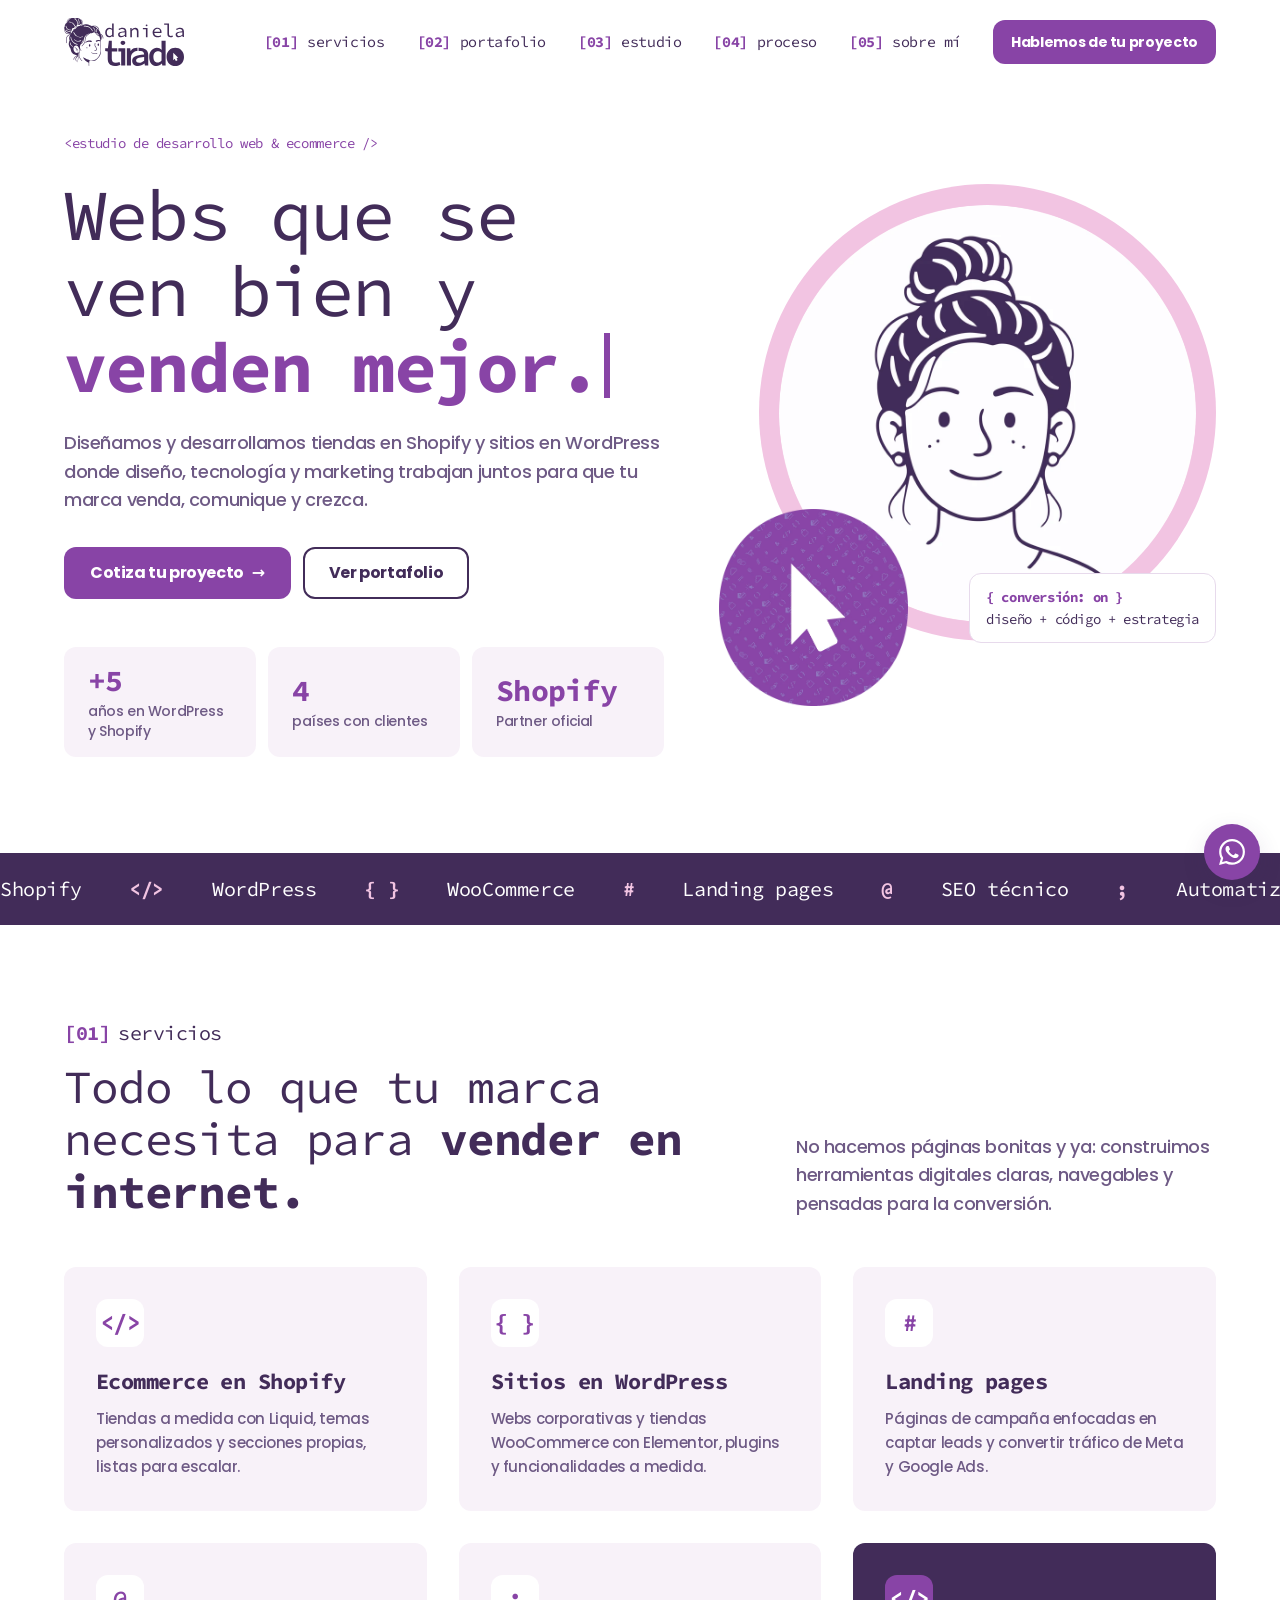
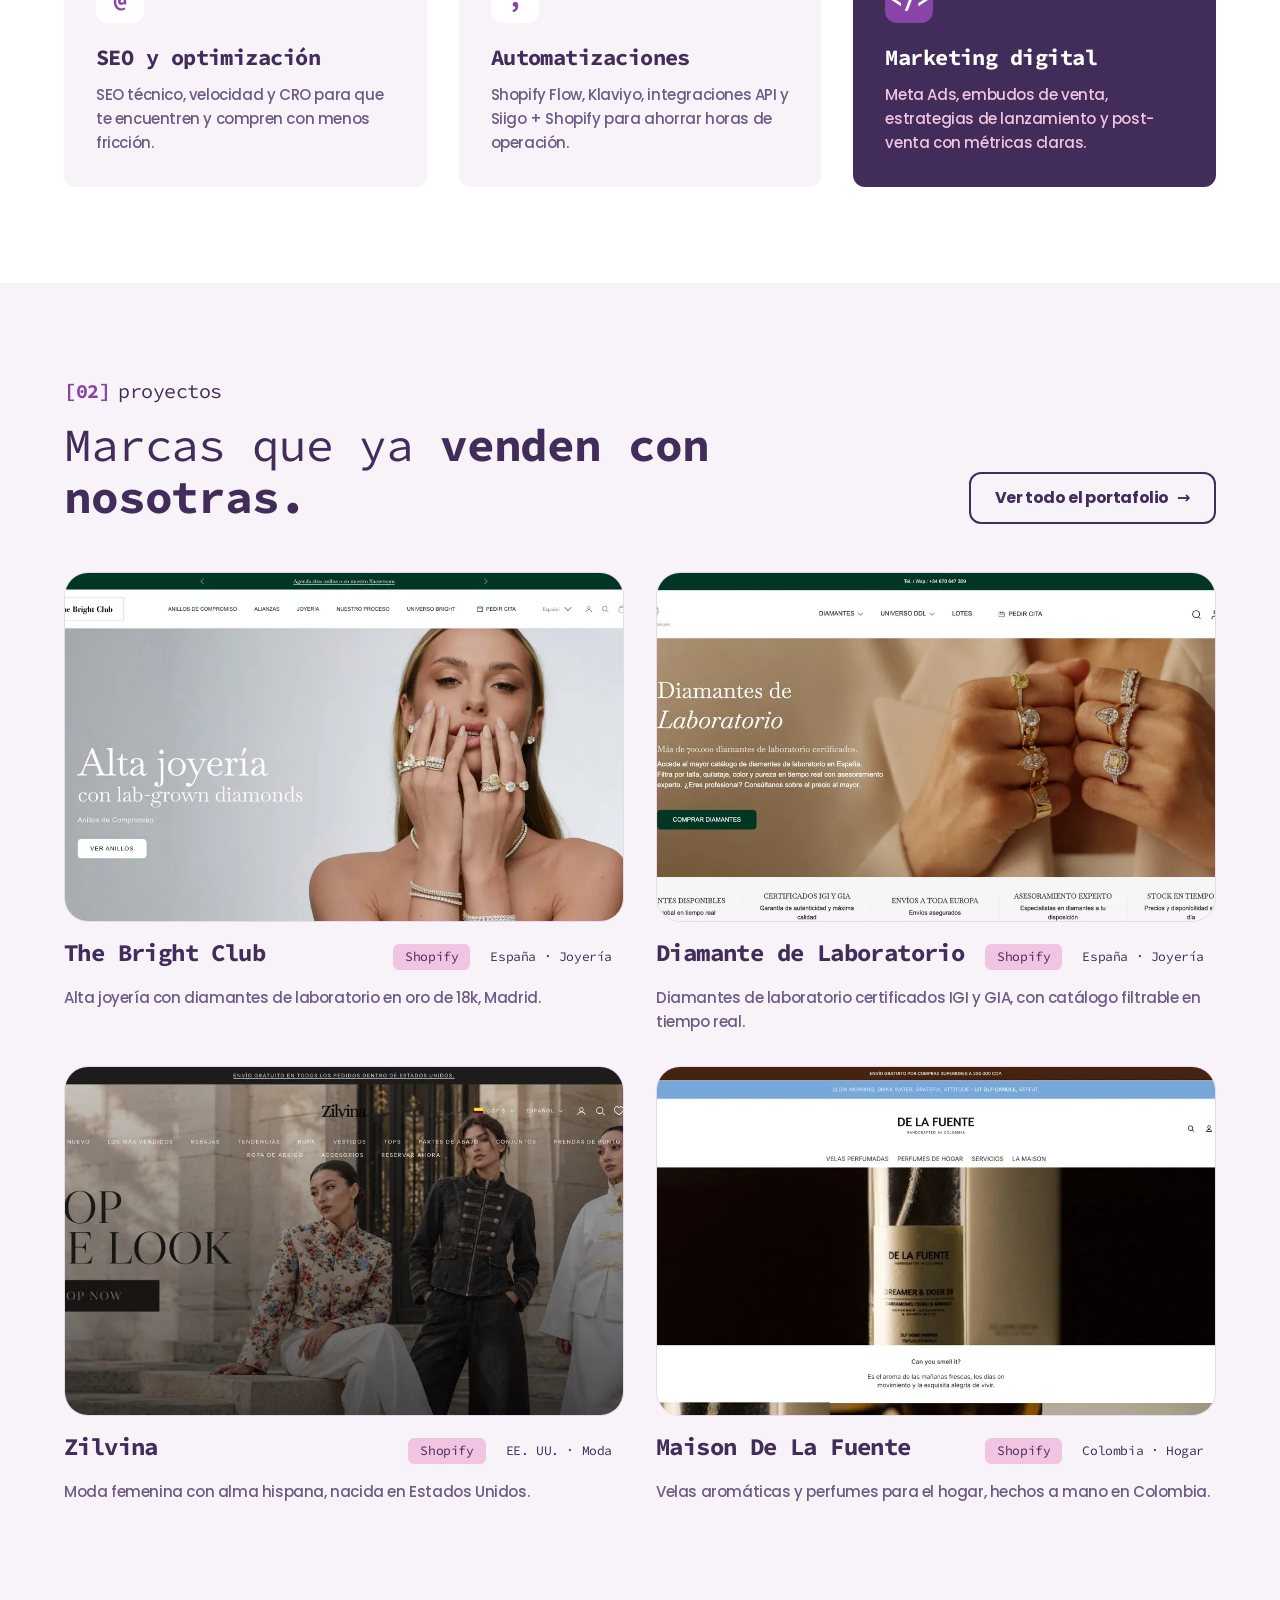
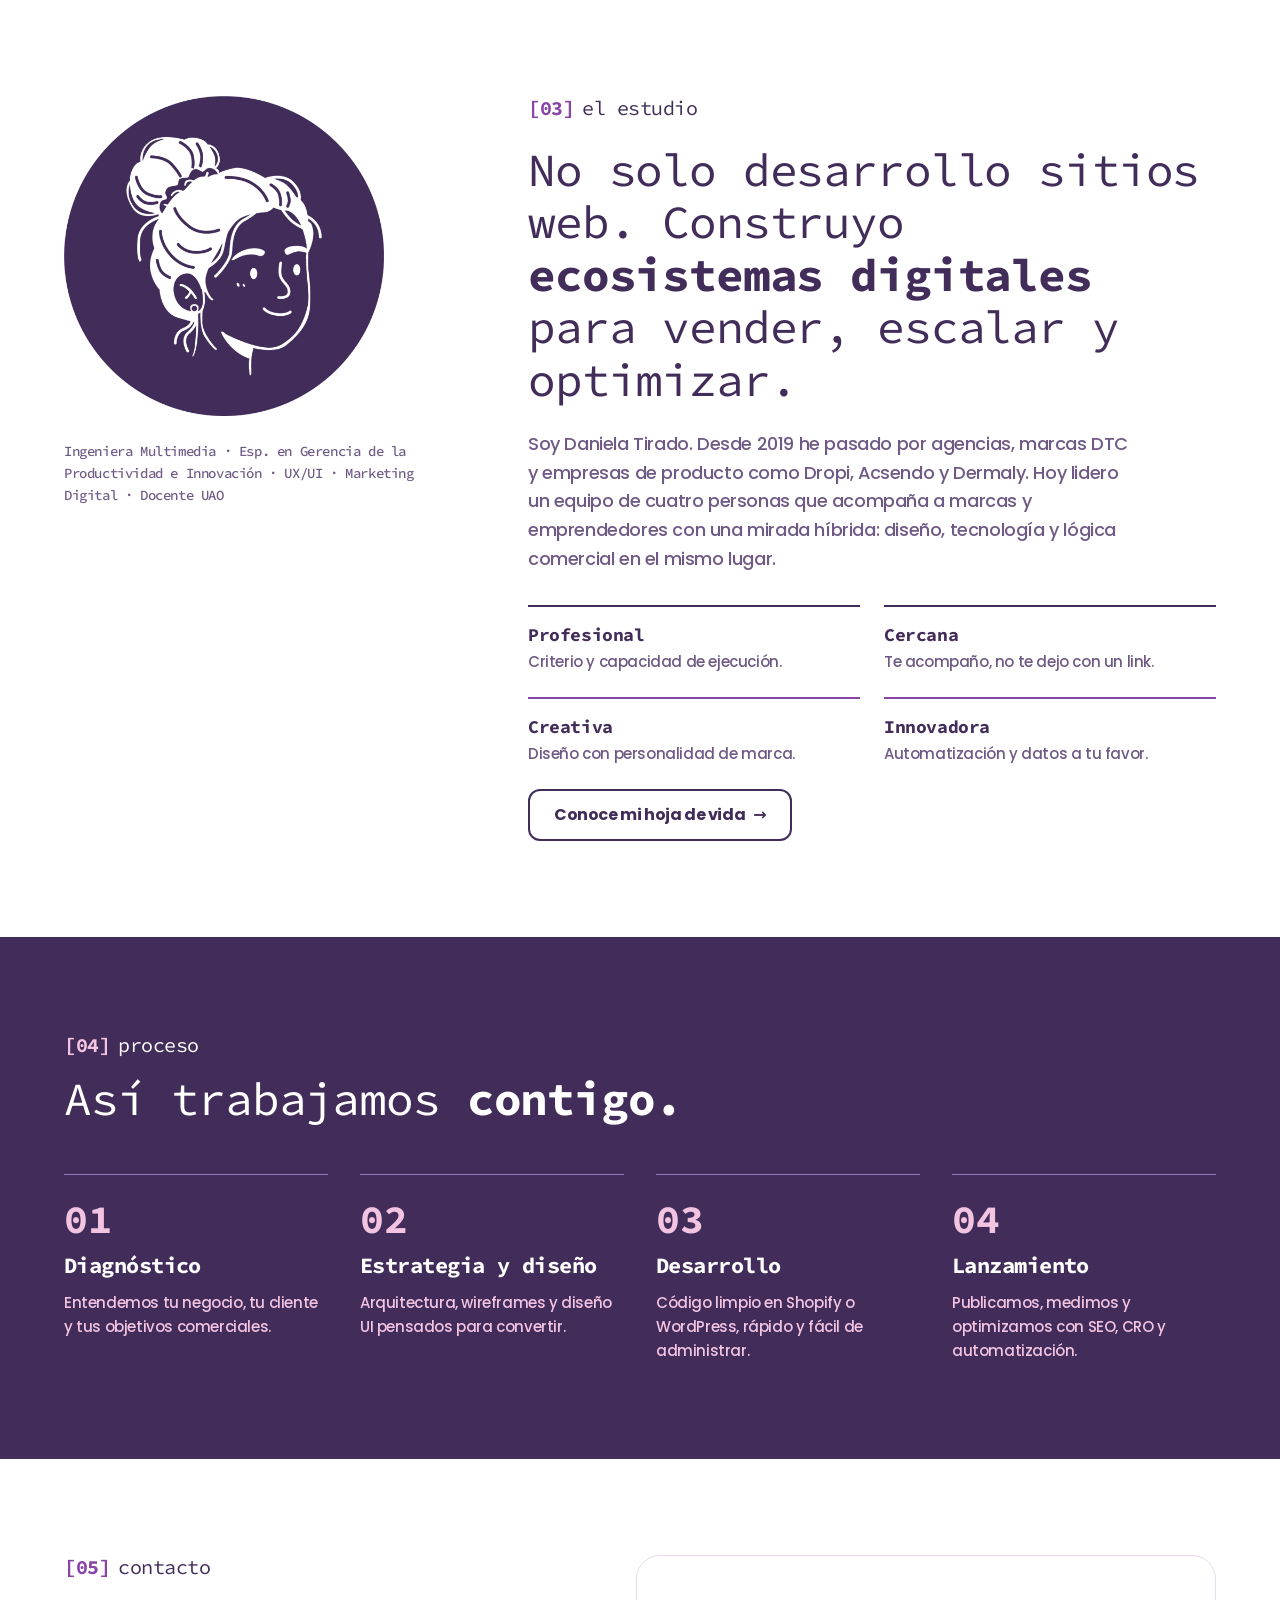
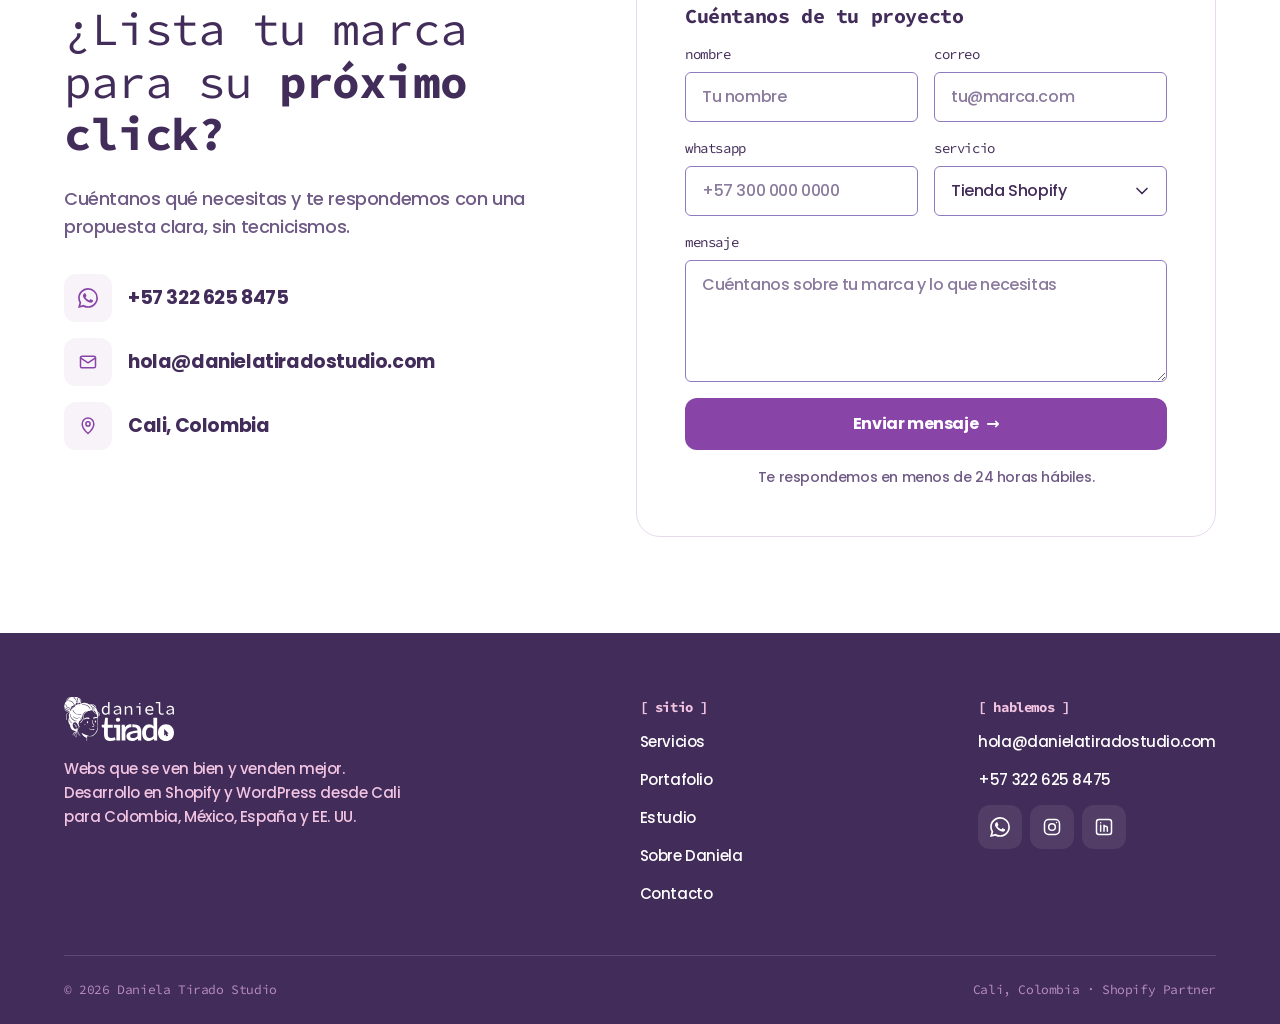
<file: index.html>
<!doctype html>
<html lang="es">
<head>
<meta charset="utf-8">
<meta name="viewport" content="width=device-width, initial-scale=1">
<title>Daniela Tirado Studio · Desarrollo web y ecommerce en Shopify y WordPress</title>
<meta name="description" content="Estudio de desarrollo web y marketing en Cali, Colombia. Tiendas Shopify, sitios WordPress, landing pages, SEO y automatizaciones pensadas para vender.">
<meta property="og:title" content="Daniela Tirado Studio">
<meta property="og:description" content="Webs que se ven bien y venden mejor. Shopify, WordPress, SEO y automatizaciones.">
<meta property="og:image" content="/assets/retrato.webp">
<meta name="theme-color" content="#422C59">
<link rel="icon" href="/assets/favicon.png">
<link rel="preconnect" href="https://fonts.googleapis.com">
<link rel="preconnect" href="https://fonts.gstatic.com" crossorigin>
<link href="https://fonts.googleapis.com/css2?family=Poppins:wght@500;700&family=Source+Code+Pro:wght@400;700&display=swap" rel="stylesheet">
<link rel="stylesheet" href="/styles.css">
<script type="application/ld+json">
{"@context":"https://schema.org","@type":"ProfessionalService","name":"Daniela Tirado Studio","email":"hola@danielatiradostudio.com","telephone":"+57 322 625 8475","address":{"@type":"PostalAddress","addressLocality":"Cali","addressCountry":"CO"},"areaServed":["CO","MX","ES","US"]}
</script>
</head>
<body>

<!-- Íconos (trazo lineal uniforme) -->
<svg width="0" height="0" style="position:absolute" aria-hidden="true">
  <symbol id="i-whatsapp" viewBox="0 0 24 24"><path d="M17.47 14.38c-.3-.15-1.76-.87-2.03-.97-.27-.1-.47-.15-.67.15-.2.3-.77.97-.94 1.16-.17.2-.35.22-.64.07-.3-.15-1.26-.46-2.39-1.47-.88-.79-1.48-1.76-1.65-2.06-.17-.3-.02-.46.13-.61.13-.13.3-.35.45-.52.15-.17.2-.3.3-.5.1-.2.05-.37-.03-.52-.07-.15-.67-1.61-.92-2.2-.24-.58-.49-.5-.67-.51h-.57c-.2 0-.52.07-.79.37-.27.3-1.04 1.02-1.04 2.48s1.07 2.88 1.21 3.07c.15.2 2.1 3.2 5.08 4.49.71.31 1.26.49 1.7.63.71.22 1.36.19 1.87.12.57-.09 1.76-.72 2-1.41.25-.7.25-1.29.17-1.41-.07-.13-.27-.2-.57-.35m-5.42 7.4h-.01a9.87 9.87 0 0 1-5.03-1.38l-.36-.21-3.74.98 1-3.65-.24-.37a9.86 9.86 0 0 1-1.51-5.26c0-5.45 4.44-9.88 9.89-9.88 2.64 0 5.12 1.03 6.99 2.9a9.83 9.83 0 0 1 2.89 6.99c0 5.45-4.44 9.88-9.88 9.88m8.41-18.3A11.82 11.82 0 0 0 12.05 0C5.5 0 .16 5.34.16 11.89c0 2.1.55 4.14 1.59 5.95L.06 24l6.3-1.65a11.88 11.88 0 0 0 5.68 1.45h.01c6.55 0 11.89-5.34 11.89-11.89a11.82 11.82 0 0 0-3.48-8.41Z"/></symbol>
  <symbol id="i-mail" viewBox="0 0 24 24"><rect x="3" y="5" width="18" height="14" rx="2"/><path d="m3 7 9 6 9-6"/></symbol>
  <symbol id="i-pin" viewBox="0 0 24 24"><path d="M12 21s7-6.2 7-11.5a7 7 0 0 0-14 0C5 14.8 12 21 12 21z"/><circle cx="12" cy="9.5" r="2.5"/></symbol>
  <symbol id="i-instagram" viewBox="0 0 24 24"><rect x="3" y="3" width="18" height="18" rx="5"/><circle cx="12" cy="12" r="4"/><path d="M17.5 6.5h.01"/></symbol>
  <symbol id="i-linkedin" viewBox="0 0 24 24"><rect x="3" y="3" width="18" height="18" rx="3"/><path d="M8 10v7M8 7v.01M12 17v-4a2 2 0 0 1 4 0v4M12 10v7"/></symbol>
  <symbol id="i-check" viewBox="0 0 24 24"><circle cx="12" cy="12" r="9"/><path d="m8 12 3 3 5-6"/></symbol>
  <symbol id="i-alert" viewBox="0 0 24 24"><circle cx="12" cy="12" r="9"/><path d="M12 8v5M12 16v.01"/></symbol>
  <symbol id="i-globe" viewBox="0 0 24 24"><circle cx="12" cy="12" r="9"/><path d="M3 12h18M12 3a14 14 0 0 1 0 18M12 3a14 14 0 0 0 0 18"/></symbol>
  <symbol id="i-cap" viewBox="0 0 24 24"><path d="m2 9 10-5 10 5-10 5z"/><path d="M6 11v5c3 2 9 2 12 0v-5M22 9v6"/></symbol>
  <symbol id="i-download" viewBox="0 0 24 24"><path d="M12 4v12M7 11l5 5 5-5M5 20h14"/></symbol>
  <symbol id="i-external" viewBox="0 0 24 24"><path d="M14 4h6v6M20 4l-9 9M18 14v5a1 1 0 0 1-1 1H5a1 1 0 0 1-1-1V7a1 1 0 0 1 1-1h5"/></symbol>
</svg>

<header class="nav" id="top">
  <div class="container nav__inner">
    <a href="/" class="nav__logo" aria-label="Daniela Tirado Studio, inicio"><img src="/assets/logo.svg" alt="Daniela Tirado Studio" width="120" height="48"></a>
    <button class="nav__toggle" aria-label="Abrir menú" aria-expanded="false" aria-controls="menu"><span></span><span></span></button>
    <nav class="nav__menu" id="menu" aria-label="Principal">
      <a href="/#servicios"><b>[01]</b> servicios</a>
      <a href="/portafolio.html"><b>[02]</b> portafolio</a>
      <a href="/#estudio"><b>[03]</b> estudio</a>
      <a href="/#proceso"><b>[04]</b> proceso</a>
      <a href="/daniela.html"><b>[05]</b> sobre mí</a>
      <a href="/#contacto" class="btn btn--primary btn--sm">Hablemos de tu proyecto</a>
    </nav>
  </div>
</header>

<main>
<section class="hero container">
  <div class="hero__text">
    <p class="eyebrow reveal">&lt;estudio de desarrollo web &amp; ecommerce /&gt;</p>
    <h1 class="display reveal" style="--d:.1s">Webs que se ven bien y <strong class="kw">venden mejor.</strong><span class="caret" aria-hidden="true"></span></h1>
    <p class="lead reveal" style="--d:.2s">Diseñamos y desarrollamos tiendas en Shopify y sitios en WordPress donde diseño, tecnología y marketing trabajan juntos para que tu marca venda, comunique y crezca.</p>
    <div class="hero__ctas reveal" style="--d:.3s">
      <a href="#contacto" class="btn btn--primary">Cotiza tu proyecto <span class="arrow">→</span></a>
      <a href="/portafolio.html" class="btn btn--secondary">Ver portafolio</a>
    </div>
    <div class="stats reveal" style="--d:.4s">
      <div class="stat"><strong data-count="5" data-prefix="+">+5</strong><span>años en WordPress y Shopify</span></div>
      <div class="stat"><strong data-count="4">4</strong><span>países con clientes</span></div>
      <div class="stat"><strong>Shopify</strong><span>Partner oficial</span></div>
    </div>
  </div>
  <div class="hero__art" aria-hidden="true">
    <div class="hero__blob"></div>
    <img class="hero__portrait" src="/assets/retrato.webp" alt="" width="480" height="480">
    <img class="hero__cursor" src="/assets/cursor.webp" alt="" width="220" height="230">
    <div class="hero__chip"><b>{ conversión: on }</b><br>diseño + código + estrategia</div>
  </div>
</section>

<div class="marquee" aria-hidden="true">
  <div class="marquee__track">
    <span>Shopify</span><i>&lt;/&gt;</i><span>WordPress</span><i>{ }</i><span>WooCommerce</span><i>#</i><span>Landing pages</span><i>@</i><span>SEO técnico</span><i>;</i><span>Automatizaciones</span><i>&lt;/&gt;</i><span>CRO</span><i>{ }</i>
    <span>Shopify</span><i>&lt;/&gt;</i><span>WordPress</span><i>{ }</i><span>WooCommerce</span><i>#</i><span>Landing pages</span><i>@</i><span>SEO técnico</span><i>;</i><span>Automatizaciones</span><i>&lt;/&gt;</i><span>CRO</span><i>{ }</i>
  </div>
</div>

<section id="servicios" class="section">
  <div class="container">
    <div class="section__head split">
      <div style="display:flex;flex-direction:column;gap:16px">
        <p class="marker reveal"><b>[01]</b><span>servicios</span></p>
        <h2 class="reveal">Todo lo que tu marca necesita para <strong>vender en internet.</strong></h2>
      </div>
      <p class="lead reveal">No hacemos páginas bonitas y ya: construimos herramientas digitales claras, navegables y pensadas para la conversión.</p>
    </div>
    <div class="grid grid--3">
      <article class="card reveal"><span class="card__glyph">&lt;/&gt;</span><h3>Ecommerce en Shopify</h3><p>Tiendas a medida con Liquid, temas personalizados y secciones propias, listas para escalar.</p></article>
      <article class="card reveal" style="--d:.08s"><span class="card__glyph">{ }</span><h3>Sitios en WordPress</h3><p>Webs corporativas y tiendas WooCommerce con Elementor, plugins y funcionalidades a medida.</p></article>
      <article class="card reveal" style="--d:.16s"><span class="card__glyph">#</span><h3>Landing pages</h3><p>Páginas de campaña enfocadas en captar leads y convertir tráfico de Meta y Google Ads.</p></article>
      <article class="card reveal"><span class="card__glyph">@</span><h3>SEO y optimización</h3><p>SEO técnico, velocidad y CRO para que te encuentren y compren con menos fricción.</p></article>
      <article class="card reveal" style="--d:.08s"><span class="card__glyph">;</span><h3>Automatizaciones</h3><p>Shopify Flow, Klaviyo, integraciones API y Siigo + Shopify para ahorrar horas de operación.</p></article>
      <article class="card card--dark reveal" style="--d:.16s"><span class="card__glyph">&lt;/&gt;</span><h3>Marketing digital</h3><p>Meta Ads, embudos de venta, estrategias de lanzamiento y post-venta con métricas claras.</p></article>
    </div>
  </div>
</section>

<section id="proyectos" class="section section--soft">
  <div class="container">
    <div class="section__head split">
      <div style="display:flex;flex-direction:column;gap:16px">
        <p class="marker reveal"><b>[02]</b><span>proyectos</span></p>
        <h2 class="reveal">Marcas que ya <strong>venden con nosotras.</strong></h2>
      </div>
      <a href="/portafolio.html" class="btn btn--secondary reveal">Ver todo el portafolio <span class="arrow">→</span></a>
    </div>
    <div class="grid grid--2" id="featured" data-portfolio="featured"></div>
  </div>
</section>

<section id="estudio" class="section">
  <div class="container about">
    <div class="about__side reveal">
      <img src="/assets/retrato-dark.webp" alt="Ilustración de Daniela Tirado" width="340" height="340" loading="lazy" class="float">
      <p class="small mono">Ingeniera Multimedia · Esp. en Gerencia de la Productividad e Innovación · UX/UI · Marketing Digital · Docente UAO</p>
    </div>
    <div class="about__main">
      <p class="marker reveal"><b>[03]</b><span>el estudio</span></p>
      <h2 class="reveal">No solo desarrollo sitios web. Construyo <strong>ecosistemas digitales</strong> para vender, escalar y optimizar.</h2>
      <p class="lead reveal">Soy Daniela Tirado. Desde 2019 he pasado por agencias, marcas DTC y empresas de producto como Dropi, Acsendo y Dermaly. Hoy lidero un equipo de cuatro personas que acompaña a marcas y emprendedores con una mirada híbrida: diseño, tecnología y lógica comercial en el mismo lugar.</p>
      <div class="values">
        <div class="reveal"><strong>Profesional</strong><span>Criterio y capacidad de ejecución.</span></div>
        <div class="reveal" style="--d:.08s"><strong>Cercana</strong><span>Te acompaño, no te dejo con un link.</span></div>
        <div class="reveal" style="--d:.16s"><strong>Creativa</strong><span>Diseño con personalidad de marca.</span></div>
        <div class="reveal" style="--d:.24s"><strong>Innovadora</strong><span>Automatización y datos a tu favor.</span></div>
      </div>
      <a href="/daniela.html" class="btn btn--secondary reveal" style="align-self:flex-start">Conoce mi hoja de vida <span class="arrow">→</span></a>
    </div>
  </div>
</section>

<section id="proceso" class="section section--dark on-dark">
  <div class="container">
    <div class="section__head">
      <p class="marker reveal"><b>[04]</b><span>proceso</span></p>
      <h2 class="reveal">Así trabajamos <strong>contigo.</strong></h2>
    </div>
    <ol class="steps">
      <li class="reveal"><span class="num">01</span><h3>Diagnóstico</h3><p>Entendemos tu negocio, tu cliente y tus objetivos comerciales.</p></li>
      <li class="reveal" style="--d:.1s"><span class="num">02</span><h3>Estrategia y diseño</h3><p>Arquitectura, wireframes y diseño UI pensados para convertir.</p></li>
      <li class="reveal" style="--d:.2s"><span class="num">03</span><h3>Desarrollo</h3><p>Código limpio en Shopify o WordPress, rápido y fácil de administrar.</p></li>
      <li class="reveal" style="--d:.3s"><span class="num">04</span><h3>Lanzamiento</h3><p>Publicamos, medimos y optimizamos con SEO, CRO y automatización.</p></li>
    </ol>
  </div>
</section>

<section id="contacto" class="section">
  <div class="container contact">
    <div class="contact__info">
      <p class="marker reveal"><b>[05]</b><span>contacto</span></p>
      <h2 class="reveal">¿Lista tu marca para su <strong>próximo click?</strong></h2>
      <p class="lead reveal">Cuéntanos qué necesitas y te respondemos con una propuesta clara, sin tecnicismos.</p>
      <ul class="contact__list reveal">
        <li><a href="https://wa.me/573226258475" target="_blank" rel="noopener"><span class="ico"><svg class="icon icon--fill"><use href="#i-whatsapp"/></svg></span>+57 322 625 8475</a></li>
        <li><a href="mailto:hola@danielatiradostudio.com"><span class="ico"><svg class="icon"><use href="#i-mail"/></svg></span>hola@danielatiradostudio.com</a></li>
        <li><span class="ico"><svg class="icon"><use href="#i-pin"/></svg></span>Cali, Colombia</li>
      </ul>
    </div>

    <form class="form reveal" id="contact-form" novalidate>
      <p class="form__title">Cuéntanos de tu proyecto</p>
      <div class="form__grid">
        <div class="field"><label for="f-nombre">nombre</label><input class="input" id="f-nombre" name="nombre" type="text" required placeholder="Tu nombre" autocomplete="name"></div>
        <div class="field"><label for="f-email">correo</label><input class="input" id="f-email" name="email" type="email" required placeholder="tu@marca.com" autocomplete="email"></div>
        <div class="field"><label for="f-wa">whatsapp</label><input class="input" id="f-wa" name="whatsapp" type="tel" placeholder="+57 300 000 0000" autocomplete="tel"></div>
        <div class="field"><label for="f-servicio">servicio</label>
          <select class="input" id="f-servicio" name="servicio">
            <option>Tienda Shopify</option><option>Sitio WordPress</option><option>Landing page</option>
            <option>SEO / optimización</option><option>Automatizaciones</option><option>Marketing digital</option><option>Otro</option>
          </select>
        </div>
      </div>
      <div class="field"><label for="f-msg">mensaje</label><textarea class="input" id="f-msg" name="mensaje" rows="4" required placeholder="Cuéntanos sobre tu marca y lo que necesitas"></textarea></div>
      <!-- Anti-spam: campo trampa que los humanos no ven -->
      <input type="text" name="_honey" class="hidden" tabindex="-1" autocomplete="off">
      <button type="submit" class="btn btn--primary btn--block">Enviar mensaje <span class="arrow">→</span></button>
      <div class="form__status" role="status" aria-live="polite"></div>
      <p class="small" style="text-align:center">Te respondemos en menos de 24 horas hábiles.</p>
    </form>
  </div>
</section>
</main>

<footer class="footer">
  <div class="container">
    <div class="footer__inner">
      <div class="footer__brand">
        <img src="/assets/logo.svg" alt="Daniela Tirado Studio" width="110" height="44">
        <p>Webs que se ven bien y venden mejor. Desarrollo en Shopify y WordPress desde Cali para Colombia, México, España y EE. UU.</p>
      </div>
      <div class="footer__col">
        <h4>[ sitio ]</h4>
        <a href="/#servicios">Servicios</a><a href="/portafolio.html">Portafolio</a><a href="/#estudio">Estudio</a><a href="/daniela.html">Sobre Daniela</a><a href="/#contacto">Contacto</a>
      </div>
      <div class="footer__col">
        <h4>[ hablemos ]</h4>
        <a href="mailto:hola@danielatiradostudio.com">hola@danielatiradostudio.com</a>
        <a href="https://wa.me/573226258475" target="_blank" rel="noopener">+57 322 625 8475</a>
        <div class="footer__social">
          <a href="https://wa.me/573226258475" target="_blank" rel="noopener" aria-label="WhatsApp"><svg class="icon icon--fill"><use href="#i-whatsapp"/></svg></a>
          <a href="#" aria-label="Instagram"><svg class="icon"><use href="#i-instagram"/></svg></a>
          <a href="#" aria-label="LinkedIn"><svg class="icon"><use href="#i-linkedin"/></svg></a>
        </div>
      </div>
    </div>
    <div class="footer__copy"><span>© <span id="year">2026</span> Daniela Tirado Studio</span><span>Cali, Colombia · Shopify Partner</span></div>
  </div>
</footer>

<a class="wa-float" href="https://wa.me/573226258475" target="_blank" rel="noopener" aria-label="Escríbenos por WhatsApp"><svg class="icon icon--fill"><use href="#i-whatsapp"/></svg></a>

<script src="/portfolio-data.js" defer></script>
<script src="/main.js" defer></script>
</body>
</html>
</file>
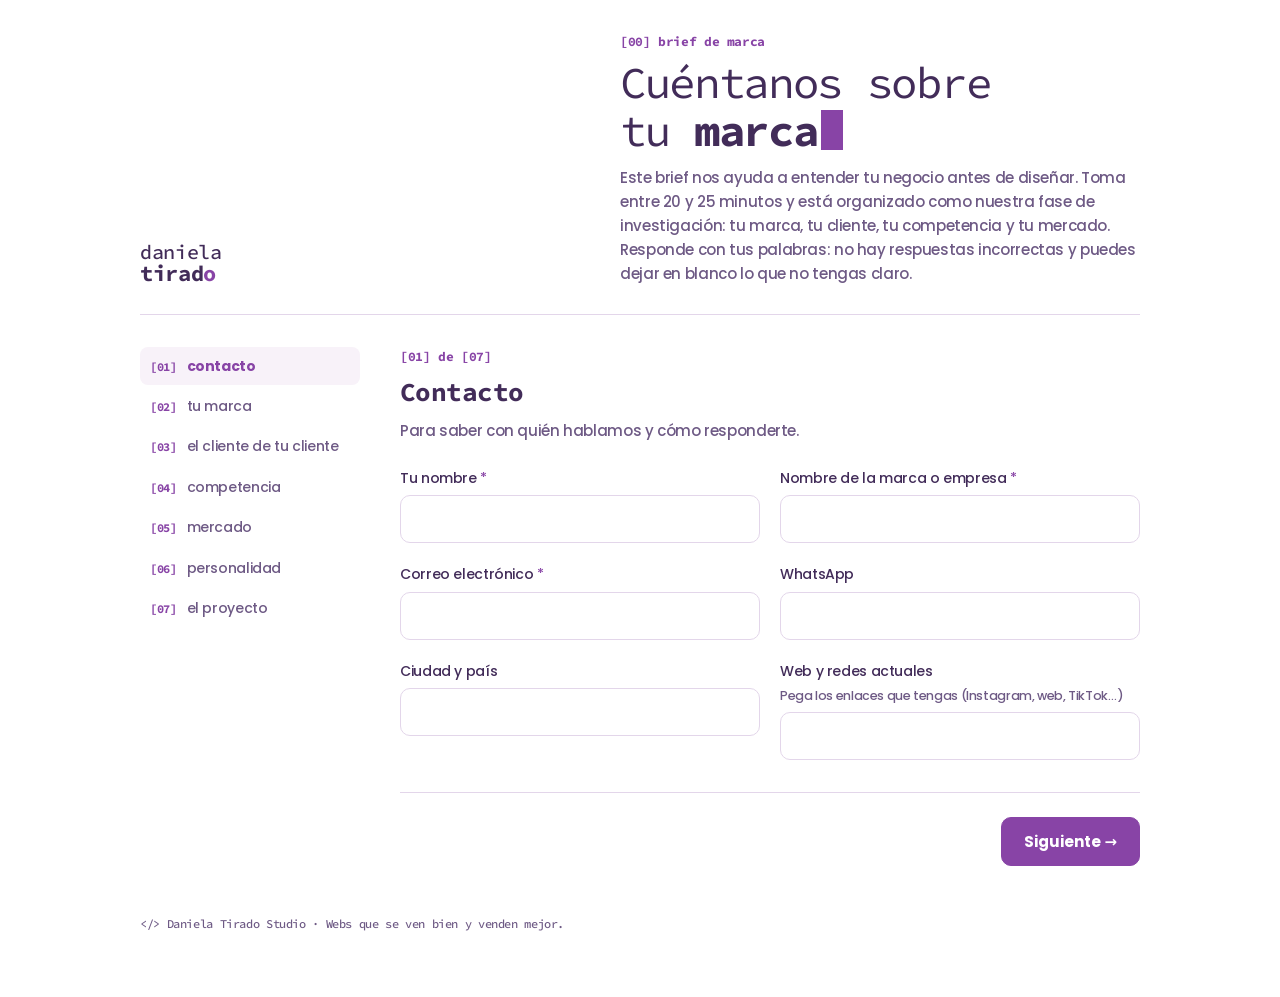
<file: brief.html>
<!doctype html>
<html lang="es">
<head>
<meta charset="utf-8">
<meta name="viewport" content="width=device-width,initial-scale=1,viewport-fit=cover">
<meta name="robots" content="noindex">
<meta name="description" content="Brief de marca de Daniela Tirado Studio.">
<title>Brief de Marca DTS</title>
<link rel="preconnect" href="https://fonts.googleapis.com">
<link rel="stylesheet" href="https://fonts.googleapis.com/css2?family=Poppins:wght@500;700&family=Source+Code+Pro:wght@400;700&display=swap">
<style>
/* Layout: columna única tipo "editor de código" — rail de pasos [01]…[06] a la izquierda en desktop, barra de progreso arriba en móvil */
:root{
  --morado-profundo:#422C59; --morado:#8844A6; --rosa:#F2C4E2; --malva:#B98EBF; --lavanda:#907ABF;
  --bg:#FFFFFF; --surface:#FFFFFF; --soft-bg:#F8F2F9; --ink:#422C59; --muted:#6E5A85; --line:#E3D6EA;
  --accent:#8844A6; --deep:#422C59; --soft:#F8F2F9; --soft-ink:#8844A6; --ok:#8844A6; --on-accent:#FFFFFF; --marker:#8844A6;
  --mono:"Source Code Pro",ui-monospace,Menlo,monospace;
  --sans:"Poppins",system-ui,-apple-system,Segoe UI,sans-serif;
}
@media (prefers-color-scheme:dark){:root:not([data-theme="light"]){
  --bg:#422C59; --surface:#4F3A68; --soft-bg:#4F3A68; --ink:#FFFFFF; --muted:#D9C6E6; --line:#6A5384;
  --accent:#F2C4E2; --deep:#FFFFFF; --soft:#4F3A68; --soft-ink:#F2C4E2; --ok:#F2C4E2; --on-accent:#422C59; --marker:#F2C4E2; color-scheme:dark}}
:root[data-theme="dark"]{
  --bg:#422C59; --surface:#4F3A68; --soft-bg:#4F3A68; --ink:#FFFFFF; --muted:#D9C6E6; --line:#6A5384;
  --accent:#F2C4E2; --deep:#FFFFFF; --soft:#4F3A68; --soft-ink:#F2C4E2; --ok:#F2C4E2; --on-accent:#422C59; --marker:#F2C4E2; color-scheme:dark}
*{box-sizing:border-box}
body{margin:0;background:var(--bg);color:var(--ink);font-family:var(--sans);font-size:15px;line-height:1.6;letter-spacing:-.025em;font-weight:500}
.wrap{max-width:1040px;margin:0 auto;padding-inline:20px;padding-block:32px 64px}
header.top{display:flex;flex-wrap:wrap;justify-content:space-between;align-items:flex-end;gap:16px;padding-bottom:28px;border-bottom:1px solid var(--line);margin-bottom:32px}
.logo{font-family:var(--mono);line-height:1.05;color:var(--deep)}
.logo span{display:block;font-size:20px}
.logo b{display:block;font-size:22px;font-weight:700}
.logo i{font-style:normal;color:var(--accent)}
.intro{max-width:52ch}
.eyebrow{font-family:var(--mono);font-weight:700;font-size:13px;color:var(--marker)}
h1{font-family:var(--mono);font-weight:400;font-size:clamp(28px,5vw,44px);line-height:1.1;letter-spacing:-.03em;margin:6px 0 10px;text-wrap:balance;color:var(--deep)}
h1 .cur{display:inline-block;width:.5em;height:.9em;background:var(--accent);vertical-align:-.08em;margin-left:4px;animation:blink 1.1s steps(1) infinite}
@keyframes blink{50%{opacity:0}}
@media (prefers-reduced-motion:reduce){h1 .cur{animation:none}}
.intro p{margin:0;color:var(--muted)}
.grid{display:grid;grid-template-columns:220px 1fr;gap:40px;align-items:start}
nav.rail{position:sticky;top:calc(env(safe-area-inset-top,0px) + 20px);display:flex;flex-direction:column;gap:2px}
nav.rail button{all:unset;cursor:pointer;display:flex;gap:10px;align-items:baseline;padding:8px 10px;border-radius:8px;font-size:14px;color:var(--muted)}
nav.rail button .n{font-family:var(--mono);font-size:12px}
nav.rail button[aria-current="step"]{background:var(--soft);color:var(--soft-ink);font-weight:700}
nav.rail button{text-transform:lowercase}
nav.rail button .n{font-weight:700;color:var(--marker)}
nav.rail button.done .n{color:var(--ok)}
nav.rail button:focus-visible{outline:2px solid var(--accent)}
.bar{display:none;height:4px;background:var(--line);border-radius:4px;overflow:hidden;margin-bottom:20px}
.bar i{display:block;height:100%;background:var(--accent);transition:width .3s}
section.step{min-width:0}
.step-head{margin-bottom:24px}
.step-head .eyebrow{display:block}
h2{font-family:var(--mono);font-weight:700;font-size:26px;letter-spacing:-.02em;margin:4px 0 6px;color:var(--deep);text-wrap:balance}
.step-head p{margin:0;color:var(--muted);max-width:60ch}
.fields{display:grid;grid-template-columns:1fr 1fr;gap:20px 20px}
.f{display:flex;flex-direction:column;gap:6px;min-width:0}
.f.full{grid-column:1/-1}
label.l{font-weight:500;font-size:14px}
label.l em{font-style:normal;color:var(--accent)}
.hint{font-size:12.5px;color:var(--muted);margin-top:-2px}
input[type=text],input[type=email],input[type=tel],input[type=url],input[type=date],textarea,select{
  font:inherit;font-size:15px;color:var(--ink);background:var(--surface);border:1px solid var(--line);border-radius:10px;padding:11px 13px;width:100%}
textarea{min-height:96px;resize:vertical}
input:focus,textarea:focus,select:focus{outline:2px solid var(--accent);outline-offset:1px;border-color:transparent}
.chips{display:flex;flex-wrap:wrap;gap:8px}
.chip{position:relative}
.chip input{position:absolute;opacity:0;inset:0;cursor:pointer}
.chip span{display:inline-block;padding:7px 14px;border:1px solid var(--line);border-radius:999px;font-size:14px;background:var(--surface);cursor:pointer}
.chip input:checked+span{background:var(--accent);border-color:var(--accent);color:var(--on-accent)}
.chip input:focus-visible+span{outline:2px solid var(--accent);outline-offset:2px}
.scale{display:grid;grid-template-columns:auto 1fr auto;gap:12px;align-items:center;font-size:13px;color:var(--muted)}
.scale input{accent-color:var(--accent);width:100%}
.err{color:#C0392B;font-size:13px}
.nav{display:flex;justify-content:space-between;gap:12px;margin-top:32px;padding-top:24px;border-top:1px solid var(--line);flex-wrap:wrap}
.btn{font:700 15px var(--sans);border-radius:10px;padding:12px 22px;cursor:pointer;border:1px solid var(--line);background:var(--surface);color:var(--ink)}
.btn.primary{background:var(--accent);border-color:var(--accent);color:var(--on-accent)}
.btn:focus-visible{outline:2px solid var(--deep);outline-offset:2px}
.btn[disabled]{opacity:.5;cursor:default}
.done-box{padding:28px;border:1px solid var(--line);border-radius:14px;background:var(--surface)}
.done-box h2{margin-top:0}
pre.out{white-space:pre-wrap;font-family:var(--mono);font-size:13px;background:var(--bg);border:1px solid var(--line);border-radius:10px;padding:16px;max-height:340px;overflow:auto}
.note{font-size:13px;color:var(--muted)}
footer{margin-top:48px;font-family:var(--mono);font-size:12px;color:var(--muted)}
@media (max-width:760px){
  .grid{grid-template-columns:1fr;gap:0}
  nav.rail{display:none}
  .bar{display:block}
  .fields{grid-template-columns:1fr}
}
.admin{margin-bottom:32px;padding:20px;border:1px solid var(--line);border-radius:12px;background:var(--soft-bg)}
.admin h2{font-size:20px;margin:0 0 4px}
.admin .row{display:flex;flex-wrap:wrap;gap:12px;align-items:center;justify-content:space-between}
.blist{display:flex;flex-direction:column;gap:8px;margin-top:16px}
.blist details{background:var(--surface);border:1px solid var(--line);border-radius:8px;padding:12px 14px}
.blist summary{cursor:pointer;font-weight:700;display:flex;flex-wrap:wrap;gap:8px 16px}
.blist summary small{font-family:var(--mono);font-weight:400;color:var(--muted)}
</style>
</head>
<body>


<form name="brief" data-netlify="true" netlify-honeypot="bot-field" hidden>
  <input name="bot-field"><input name="nombre"><input name="marca"><input name="email"><input name="whatsapp"><input name="ubicacion"><input name="links"><input name="queHace"><input name="beneficios"><input name="ofertas"><input name="historia"><input name="proposito"><input name="vision"><input name="masVendido"><input name="retos"><input name="valores"><input name="cliente"><input name="problema"><input name="motivacion"><input name="objeciones"><input name="frases"><input name="recorrido"><input name="informa"><input name="canales"><input name="recompra"><input name="noCliente"><input name="competidores"><input name="indirectos"><input name="compiteBien"><input name="compiteMal"><input name="porQueTu"><input name="precioPos"><input name="sector"><input name="alcance"><input name="tendencias"><input name="temporadas"><input name="oportunidad"><input name="regulacion"><input name="tono1"><input name="tono2"><input name="tono3"><input name="tono4"><input name="palabras"><input name="evitar"><input name="identidad"><input name="referentes"><input name="tipo"><input name="objetivo"><input name="exito"><input name="plataforma"><input name="contenido"><input name="presupuesto"><input name="fecha"><input name="extra"><textarea name="resumen"></textarea>
</form>
<div class="wrap">
  <header class="top">
    <a href="/" class="logo" aria-label="Daniela Tirado Studio" style="text-decoration:none"><span>daniela</span><b>tirad<i>o</i></b></a>
    <div class="intro">
      <div class="eyebrow">[00] brief de marca</div>
      <h1>Cuéntanos sobre tu <b>marca</b><span class="cur" aria-hidden="true"></span></h1>
      <p>Este brief nos ayuda a entender tu negocio antes de diseñar. Toma entre 20 y 25 minutos y está organizado como nuestra fase de investigación: tu marca, tu cliente, tu competencia y tu mercado. Responde con tus palabras: no hay respuestas incorrectas y puedes dejar en blanco lo que no tengas claro.</p>
    </div>
  </header>

  <div class="grid">
    <nav class="rail" id="rail" aria-label="Secciones"></nav>
    <main>
      <div class="bar" aria-hidden="true"><i id="barFill"></i></div>
      <form id="form" novalidate></form>
    </main>
  </div>
  <footer>&lt;/&gt; Daniela Tirado Studio · Webs que se ven bien y venden mejor.</footer>
</div>

<script>
const STEPS=[
 {t:"Contacto",d:"Para saber con quién hablamos y cómo responderte.",f:[
  {id:"nombre",l:"Tu nombre",req:1},
  {id:"marca",l:"Nombre de la marca o empresa",req:1},
  {id:"email",l:"Correo electrónico",type:"email",req:1},
  {id:"whatsapp",l:"WhatsApp",type:"tel"},
  {id:"ubicacion",l:"Ciudad y país"},
  {id:"links",l:"Web y redes actuales",h:"Pega los enlaces que tengas (Instagram, web, TikTok…)"}
 ]},
 {t:"Tu marca",d:"Investigación del negocio: qué hacen, por qué existen y qué los hace distintos.",f:[
  {id:"queHace",l:"¿Qué producto(s) o servicio(s) ofreces?",ta:1,full:1,req:1,h:"Los principales, con precios aproximados si los tienes."},
  {id:"beneficios",l:"¿Cuáles son sus principales beneficios?",ta:1,req:1},
  {id:"ofertas",l:"¿Hay ofertas, garantías o diferenciales que debamos destacar?",ta:1},
  {id:"historia",l:"¿Cómo nació la marca?",ta:1,full:1,h:"Quién la fundó, cuándo y por qué."},
  {id:"proposito",l:"Propósito o misión",ta:1},
  {id:"vision",l:"¿Dónde quieres ver la marca en 2 o 3 años?",ta:1},
  {id:"masVendido",l:"¿Qué es lo que más vendes o lo que más te piden?",ta:1},
  {id:"retos",l:"¿Cuál es hoy el mayor reto del negocio?",ta:1},
  {id:"valores",l:"Valores que la representan",chips:["Cercanía","Calidad","Innovación","Confianza","Sostenibilidad","Exclusividad","Diversión","Tradición","Accesibilidad","Artesanal"],multi:1,full:1}
 ]},
 {t:"El cliente de tu cliente",d:"Investigación del público objetivo. Queremos entender a la persona que te compra: qué siente, qué busca y qué la frena.",f:[
  {id:"cliente",l:"¿Quién es tu cliente ideal?",ta:1,full:1,req:1,h:"Edad, género, ubicación, ocupación, intereses, estilo de vida."},
  {id:"problema",l:"¿Qué necesidades o problemas le soluciona tu marca?",ta:1,req:1},
  {id:"motivacion",l:"¿Qué lo motiva a comprar?",ta:1,h:"Lo racional (precio, calidad) y lo emocional (estatus, tranquilidad, regalo)."},
  {id:"objeciones",l:"¿Qué dudas u objeciones suele tener antes de comprar?",ta:1},
  {id:"frases",l:"¿Qué frases o preguntas repiten tus clientes?",ta:1,h:"Lo que te escriben por WhatsApp o te dicen en persona, tal cual."},
  {id:"recorrido",l:"¿Cómo es su proceso de compra?",ta:1,full:1,h:"Cómo te descubre, qué revisa, cuánto tarda en decidir y por dónde termina comprando."},
  {id:"informa",l:"¿Dónde se informa o pasa su tiempo?",chips:["Instagram","TikTok","Facebook","YouTube","Google","Pinterest","LinkedIn","Grupos de WhatsApp","Medios / blogs","Recomendaciones"],multi:1,full:1},
  {id:"canales",l:"¿Por dónde te llegan los clientes hoy?",chips:["Instagram","WhatsApp","Referidos","Google","TikTok","Tienda física","Ferias","Marketplaces"],multi:1,full:1},
  {id:"recompra",l:"¿Tus clientes vuelven a comprar?",sel:["Sí, con frecuencia","A veces","Casi nunca","No sé"]},
  {id:"noCliente",l:"¿A quién NO le quieres vender?",ta:1}
 ]},
 {t:"Competencia",d:"Investigación de quiénes compiten por la misma atención y el mismo bolsillo.",f:[
  {id:"competidores",l:"Competidores directos",ta:1,full:1,req:1,h:"Nombres y enlaces. Marcas que venden lo mismo a un público parecido."},
  {id:"indirectos",l:"Competidores indirectos o alternativas",ta:1,full:1,h:"Lo que tu cliente usaría si no existieras."},
  {id:"compiteBien",l:"¿Qué hace bien tu competencia?",ta:1},
  {id:"compiteMal",l:"¿En qué falla o qué no está resolviendo?",ta:1},
  {id:"porQueTu",l:"¿Por qué un cliente te elige a ti y no a ellos?",ta:1,full:1},
  {id:"precioPos",l:"Frente a la competencia, tu precio es…",chips:["Más económico","Similar","Más alto"],full:1}
 ]},
 {t:"Mercado",d:"El contexto general de tu sector: hacia dónde se mueve y qué oportunidades vemos.",f:[
  {id:"sector",l:"¿En qué sector o categoría estás?"},
  {id:"alcance",l:"¿Dónde vendes o quieres vender?",chips:["Mi ciudad","Todo el país","Latinoamérica","Estados Unidos","Europa"],multi:1},
  {id:"tendencias",l:"¿Qué tendencias o cambios ves en tu sector?",ta:1,full:1},
  {id:"temporadas",l:"¿Tu negocio tiene temporadas altas o bajas?",ta:1,h:"Fechas clave, temporadas, eventos."},
  {id:"oportunidad",l:"¿Qué oportunidad crees que nadie está aprovechando?",ta:1},
  {id:"regulacion",l:"¿Hay normas, permisos o restricciones que debamos conocer?",ta:1,full:1,h:"Ej.: registros sanitarios, restricciones de publicidad, envíos."}
 ]},
 {t:"Personalidad",d:"Cómo debería sentirse tu marca cuando alguien la ve.",f:[
  {id:"tono1",l:"Tono",scale:["Formal","Cercana"],full:1},
  {id:"tono2",l:"Estilo",scale:["Clásica","Moderna"],full:1},
  {id:"tono3",l:"Actitud",scale:["Seria","Divertida"],full:1},
  {id:"tono4",l:"Visual",scale:["Minimalista","Expresiva"],full:1},
  {id:"palabras",l:"Tres palabras que describan tu marca"},
  {id:"evitar",l:"¿Qué NO quieres que transmita?"},
  {id:"identidad",l:"¿Tienes identidad visual (logo, colores, tipografías)?",chips:["Sí, completa","Sí, pero quiero renovarla","Solo logo","No tengo"],full:1},
  {id:"referentes",l:"Marcas o webs que admiras",ta:1,full:1,h:"Pega enlaces y cuéntanos qué te gusta de cada una. Pueden ser de cualquier sector."}
 ]},
 {t:"El proyecto",d:"Qué necesitas construir y qué esperas lograr.",f:[
  {id:"tipo",l:"¿Qué necesitas?",chips:["Web corporativa","Tienda online","Landing page","Rediseño de web","Branding","SEO","Contenido y redes","Automatizaciones"],multi:1,full:1,req:1},
  {id:"objetivo",l:"¿Cuál es el objetivo principal?",ta:1,full:1,req:1,h:"Ej.: vender en línea, conseguir más contactos, verse más profesional, lanzar un producto."},
  {id:"exito",l:"¿Cómo sabremos que el proyecto funcionó?",ta:1,full:1,h:"Ej.: 30 pedidos al mes, más mensajes por WhatsApp, menos preguntas repetidas."},
  {id:"plataforma",l:"Plataforma actual o preferida",sel:["No sé / me asesoran","Shopify","WordPress","Wix","Otra","No tengo web"]},
  {id:"contenido",l:"¿Tienes fotos y textos listos?",sel:["Sí, todo","Una parte","No, necesito ayuda"]},
  {id:"presupuesto",l:"Rango de inversión",sel:["Prefiero conversarlo","Menos de $2M COP","$2M – $5M COP","$5M – $10M COP","Más de $10M COP"]},
  {id:"fecha",l:"¿Para cuándo lo necesitas?",type:"date"},
  {id:"extra",l:"¿Algo más que debamos saber?",ta:1,full:1}
 ]}
];
const pad=n=>String(n).padStart(2,"0");
const form=document.getElementById("form"),rail=document.getElementById("rail");
let cur=0;const data={};
try{Object.assign(data,JSON.parse(localStorage.getItem("dts-brief")||"{}"))}catch(e){}
const persist=()=>{try{localStorage.setItem("dts-brief",JSON.stringify(data))}catch(e){}};

function fieldHTML(f){
  const v=data[f.id];
  const lab=`<label class="l" for="${f.id}">${f.l}${f.req?' <em>*</em>':''}</label>`+(f.h?`<div class="hint">${f.h}</div>`:"");
  let c;
  if(f.chips){c=`<div class="chips" role="group" aria-label="${f.l}">`+f.chips.map((o,i)=>{
      const on=f.multi?(v||[]).includes(o):v===o;
      return `<label class="chip"><input type="${f.multi?"checkbox":"radio"}" name="${f.id}" id="${f.id}_${i}" value="${o}" ${on?"checked":""}><span>${o}</span></label>`}).join("")+"</div>";
    return `<div class="f full"><span class="l">${f.l}${f.req?' <em>*</em>':''}</span>${f.h?`<div class="hint">${f.h}</div>`:""}${c}<div class="err" hidden></div></div>`}
  if(f.scale){c=`<div class="scale"><span>${f.scale[0]}</span><input type="range" min="1" max="5" id="${f.id}" value="${v||3}" aria-label="${f.l}: ${f.scale[0]} a ${f.scale[1]}"><span>${f.scale[1]}</span></div>`}
  else if(f.sel){c=`<select id="${f.id}"><option value="">Selecciona…</option>`+f.sel.map(o=>`<option ${v===o?"selected":""}>${o}</option>`).join("")+"</select>"}
  else if(f.ta){c=`<textarea id="${f.id}"></textarea>`}
  else{c=`<input type="${f.type||"text"}" id="${f.id}">`}
  return `<div class="f${f.full||f.ta&&f.full?" full":""}">${lab}${c}<div class="err" hidden></div></div>`;
}
function render(){
  rail.innerHTML=STEPS.map((s,i)=>`<button type="button" data-i="${i}" ${i===cur?'aria-current="step"':''} class="${i<cur?"done":""}"><span class="n">[${pad(i+1)}]</span>${s.t}</button>`).join("");
  document.getElementById("barFill").style.width=((cur+1)/STEPS.length*100)+"%";
  const s=STEPS[cur];
  form.innerHTML=`<section class="step"><div class="step-head"><span class="eyebrow">[${pad(cur+1)}] de [${pad(STEPS.length)}]</span><h2>${s.t}</h2><p>${s.d}</p></div>
   <div class="fields">${s.f.map(fieldHTML).join("")}</div>
   <div class="nav"><button type="button" class="btn" id="back" ${cur===0?"hidden":""}>Atrás</button><span></span>
   <button type="submit" class="btn primary">${cur===STEPS.length-1?"Enviar brief →":"Siguiente →"}</button></div></section>`;
  s.f.forEach(f=>{const el=document.getElementById(f.id);if(el&&!f.chips&&!f.sel&&data[f.id]!=null)el.value=data[f.id]});
  document.getElementById("back").onclick=()=>{collect();cur--;render();scrollTo(0,0)};
}
function collect(){
  STEPS[cur].f.forEach(f=>{
    if(f.chips){const ins=[...form.querySelectorAll(`input[name="${f.id}"]:checked`)].map(i=>i.value);data[f.id]=f.multi?ins:(ins[0]||"")}
    else{const el=document.getElementById(f.id);if(el)data[f.id]=f.scale?+el.value:el.value.trim()}
  });persist();
}
function validate(){
  let ok=true,first=null;
  STEPS[cur].f.forEach(f=>{
    const box=(document.getElementById(f.id)||form.querySelector(`[name="${f.id}"]`)).closest(".f"),err=box.querySelector(".err");
    const v=data[f.id];let msg="";
    if(f.req&&(!v||(Array.isArray(v)&&!v.length)))msg="Este campo es necesario para continuar.";
    else if(f.type==="email"&&v&&!/^\S+@\S+\.\S+$/.test(v))msg="Revisa el correo: parece incompleto.";
    err.hidden=!msg;err.textContent=msg;if(msg){ok=false;first=first||box}
  });
  if(first)first.querySelector("input,textarea,select").focus();
  return ok;
}
rail.addEventListener("click",e=>{const b=e.target.closest("button");if(!b)return;const i=+b.dataset.i;collect();if(i>cur&&!validate())return;cur=i;render()});
form.addEventListener("submit",async e=>{
  e.preventDefault();collect();if(!validate())return;
  if(cur<STEPS.length-1){cur++;render();scrollTo(0,0);return}
  const btn=form.querySelector(".primary");btn.disabled=true;btn.textContent="Enviando…";
  let saved=false;
  try{
    const body=new URLSearchParams({"form-name":"brief","bot-field":""});
    STEPS.forEach(st=>st.f.forEach(f=>{let v=data[f.id];if(Array.isArray(v))v=v.join(", ");body.append(f.id,v==null?"":String(v))}));
    body.append("resumen",summary());
    const r=await fetch("/",{method:"POST",headers:{"Content-Type":"application/x-www-form-urlencoded"},body:body.toString()});
    saved=r.ok;
  }catch(err){saved=false}
  showDone(saved);
});
function summary(){
  const lines=[];STEPS.forEach((s,i)=>{lines.push(`[${pad(i+1)}] ${s.t.toUpperCase()}`);
    s.f.forEach(f=>{let v=data[f.id];if(f.scale)v=`${v}/5 (${f.scale[0]} → ${f.scale[1]})`;if(Array.isArray(v))v=v.join(", ");if(v)lines.push(`${f.l}: ${v}`)});lines.push("")});
  return lines.join("\n");
}
function showDone(saved){
  rail.querySelectorAll("button").forEach(b=>b.classList.add("done"));
  form.innerHTML=`<div class="done-box">${saved?
   `<span class="eyebrow">{ enviado }</span><h2>¡Gracias, ${data.nombre.split(" ")[0]}!</h2><p>Recibimos el brief de <strong>${data.marca}</strong>. Lo revisamos y te escribimos a ${data.email} para agendar la siguiente conversación.</p>`:
   `<span class="eyebrow">{ casi listo }</span><h2>Copia tu brief y envíalo</h2><p>Hubo un problema de conexión y no se pudo enviar. Copia tus respuestas con el botón y envíalas a hola@danielatiradostudio.com o por WhatsApp.</p>`}
   <pre class="out" id="out"></pre><div class="nav" style="border:0;padding-top:8px;margin-top:8px"><button type="button" class="btn ${saved?"":"primary"}" id="copy">Copiar respuestas</button><span class="note" id="cmsg" role="status"></span></div></div>`;
  document.getElementById("out").textContent=summary();
  document.getElementById("copy").onclick=async()=>{const m=document.getElementById("cmsg");
    try{await navigator.clipboard.writeText(summary());m.textContent="Copiado."}
    catch(e){const r=document.createRange();r.selectNodeContents(document.getElementById("out"));const s=getSelection();s.removeAllRanges();s.addRange(r);m.textContent="Texto seleccionado: usa Copiar de tu dispositivo."}};
  if(saved){try{localStorage.removeItem("dts-brief")}catch(e){}}
  scrollTo(0,0);
}
render();
</script>

</body>
</html>
</file>
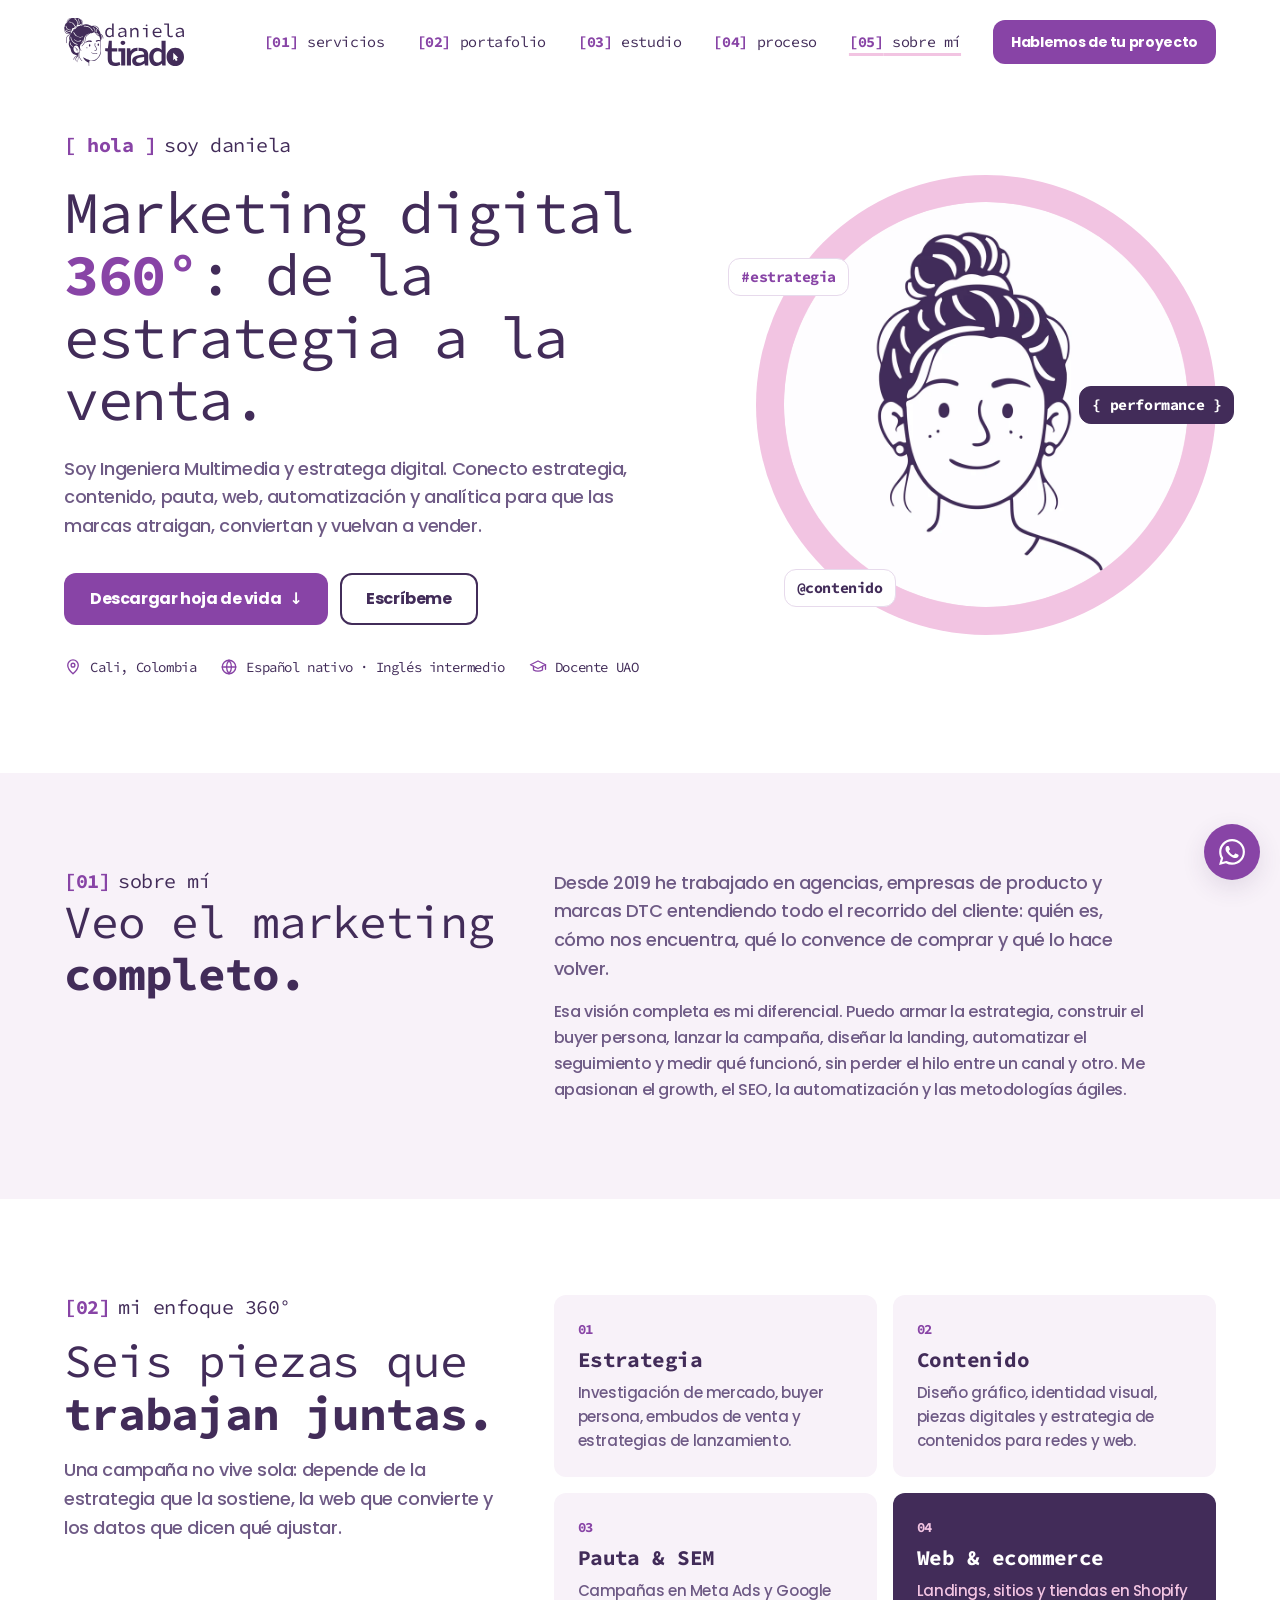
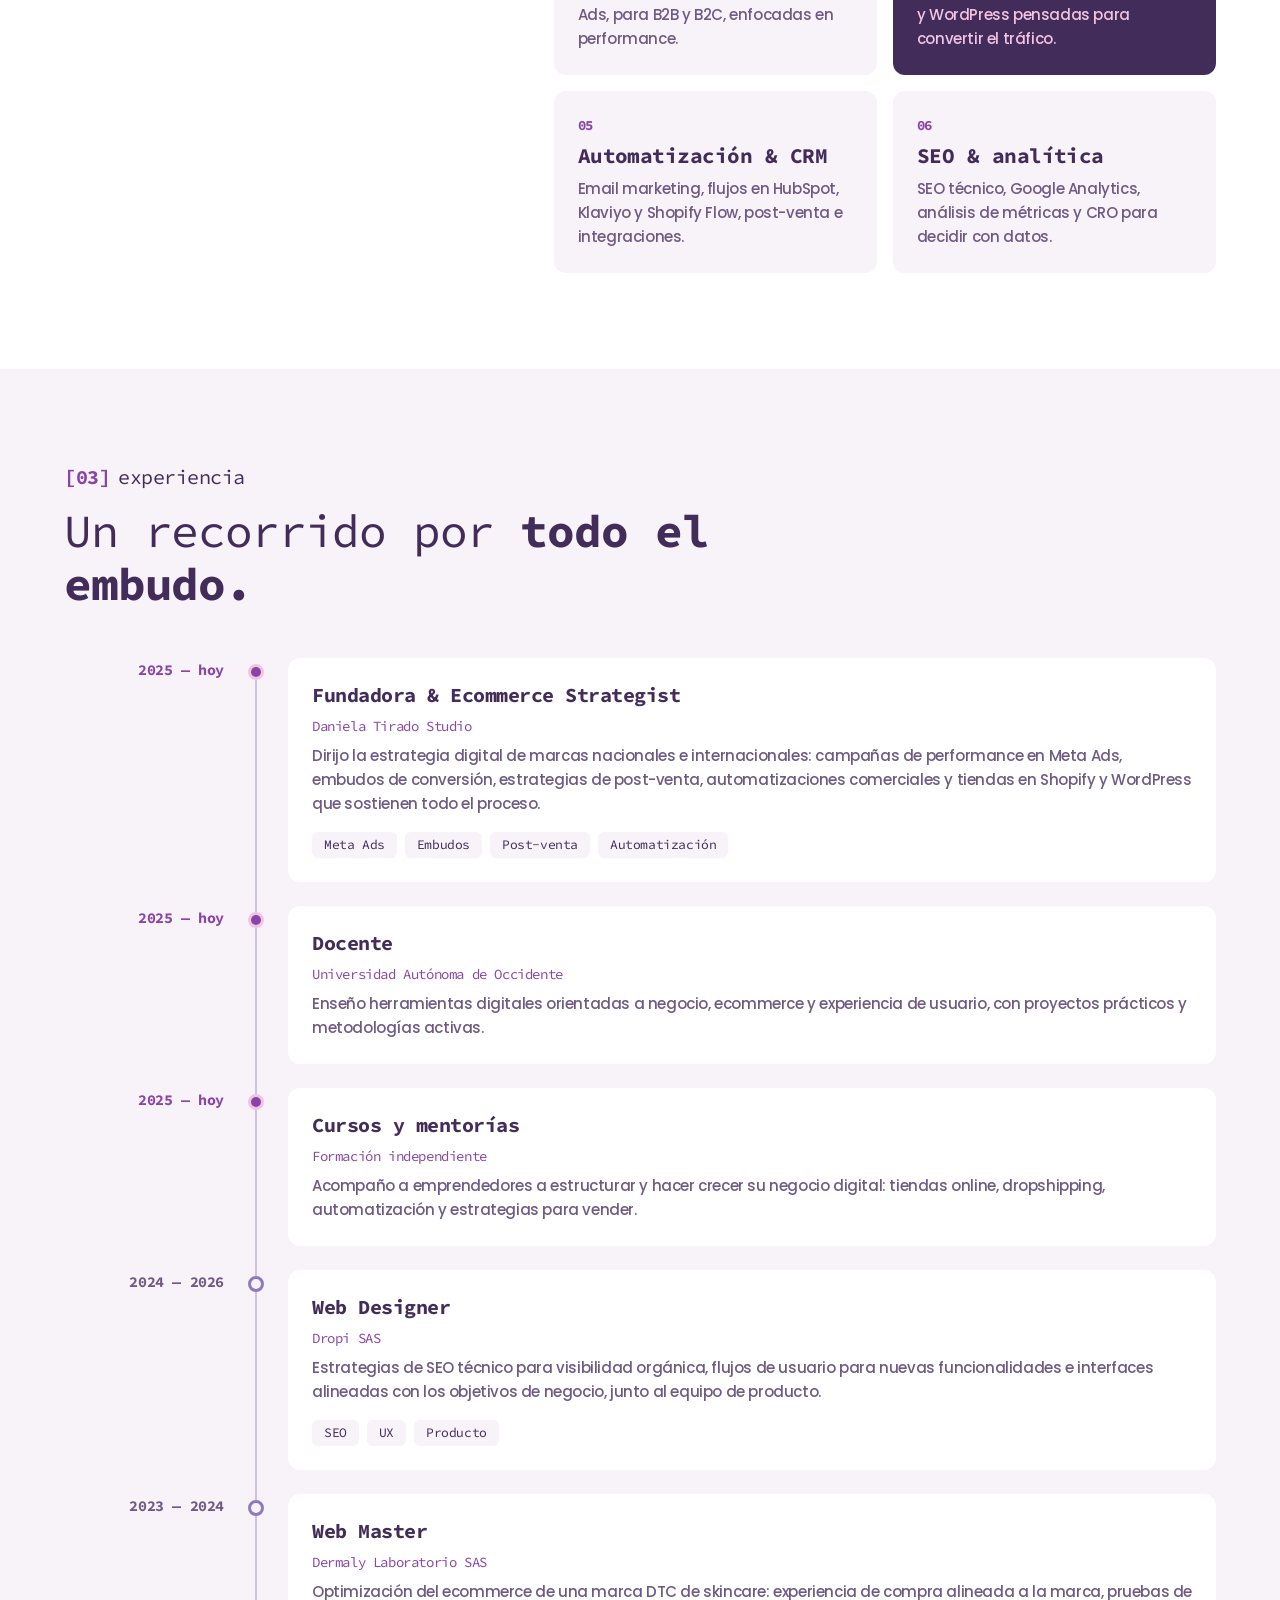
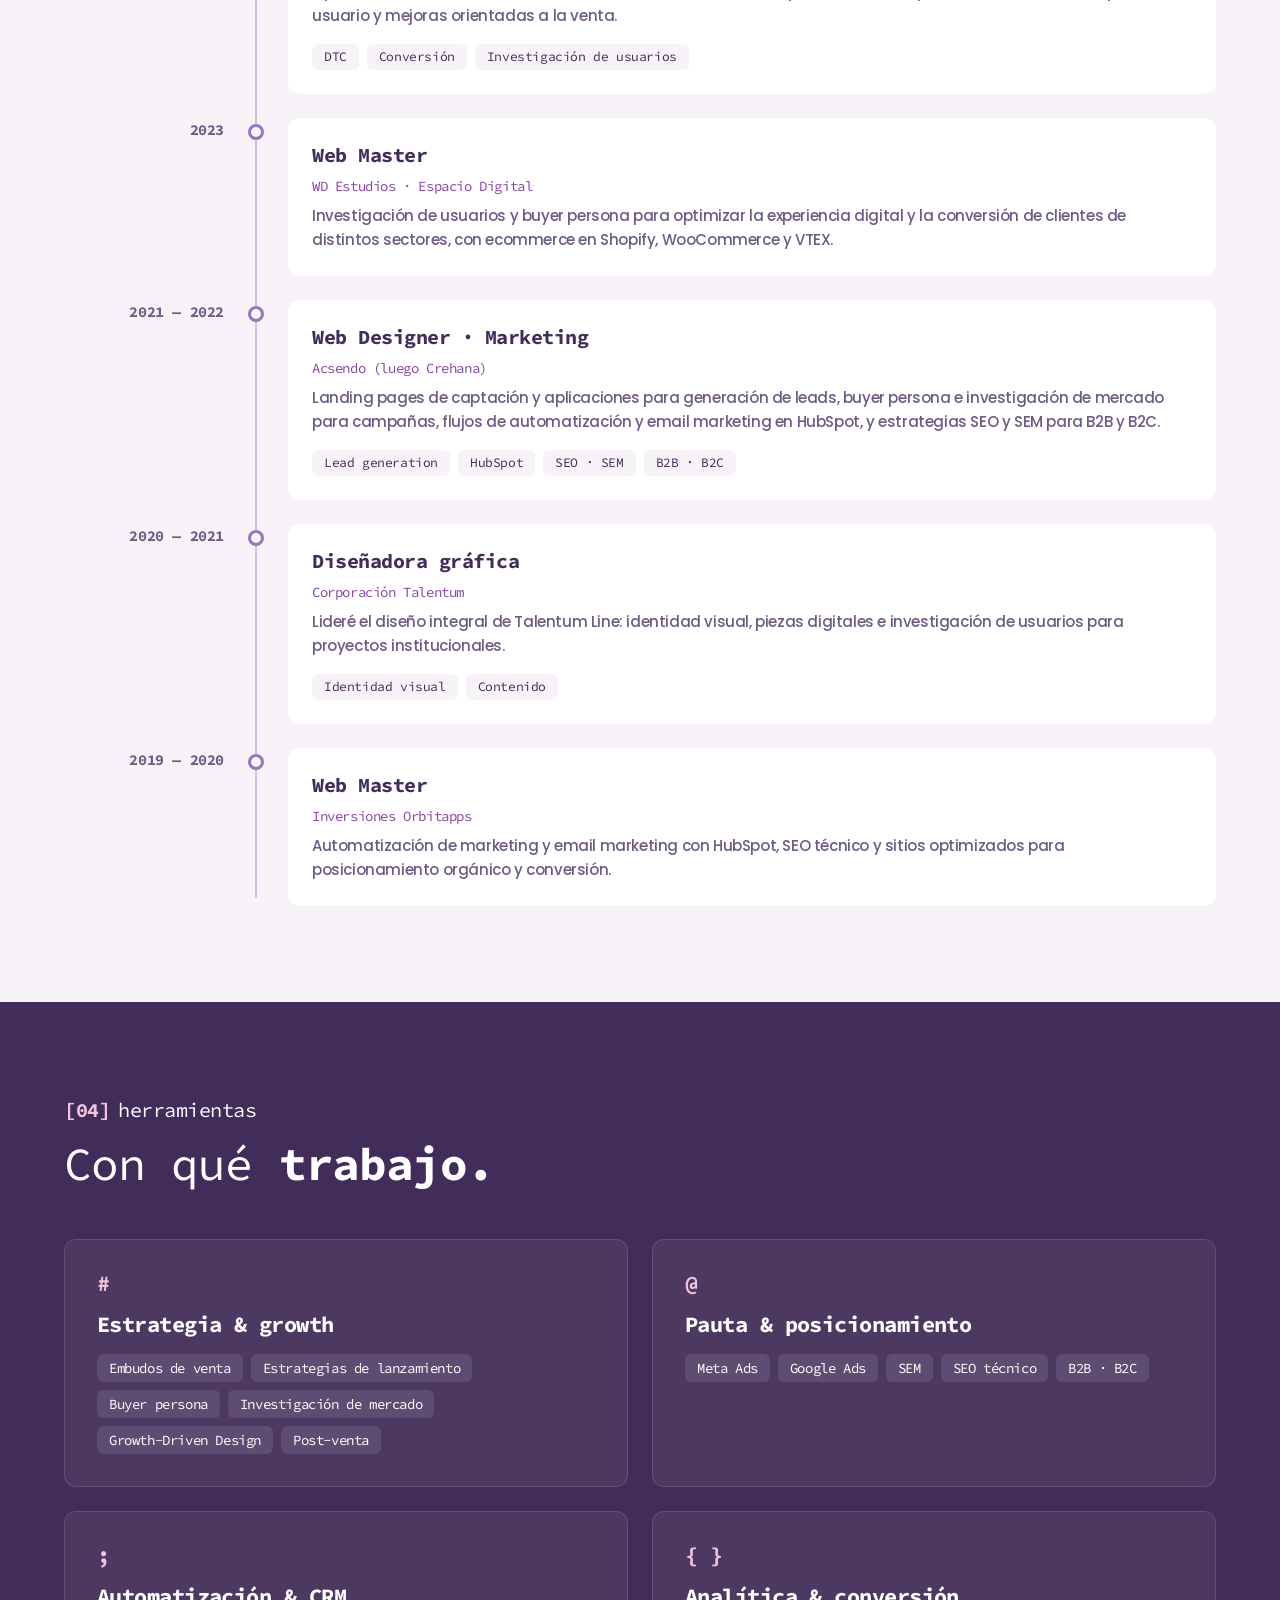
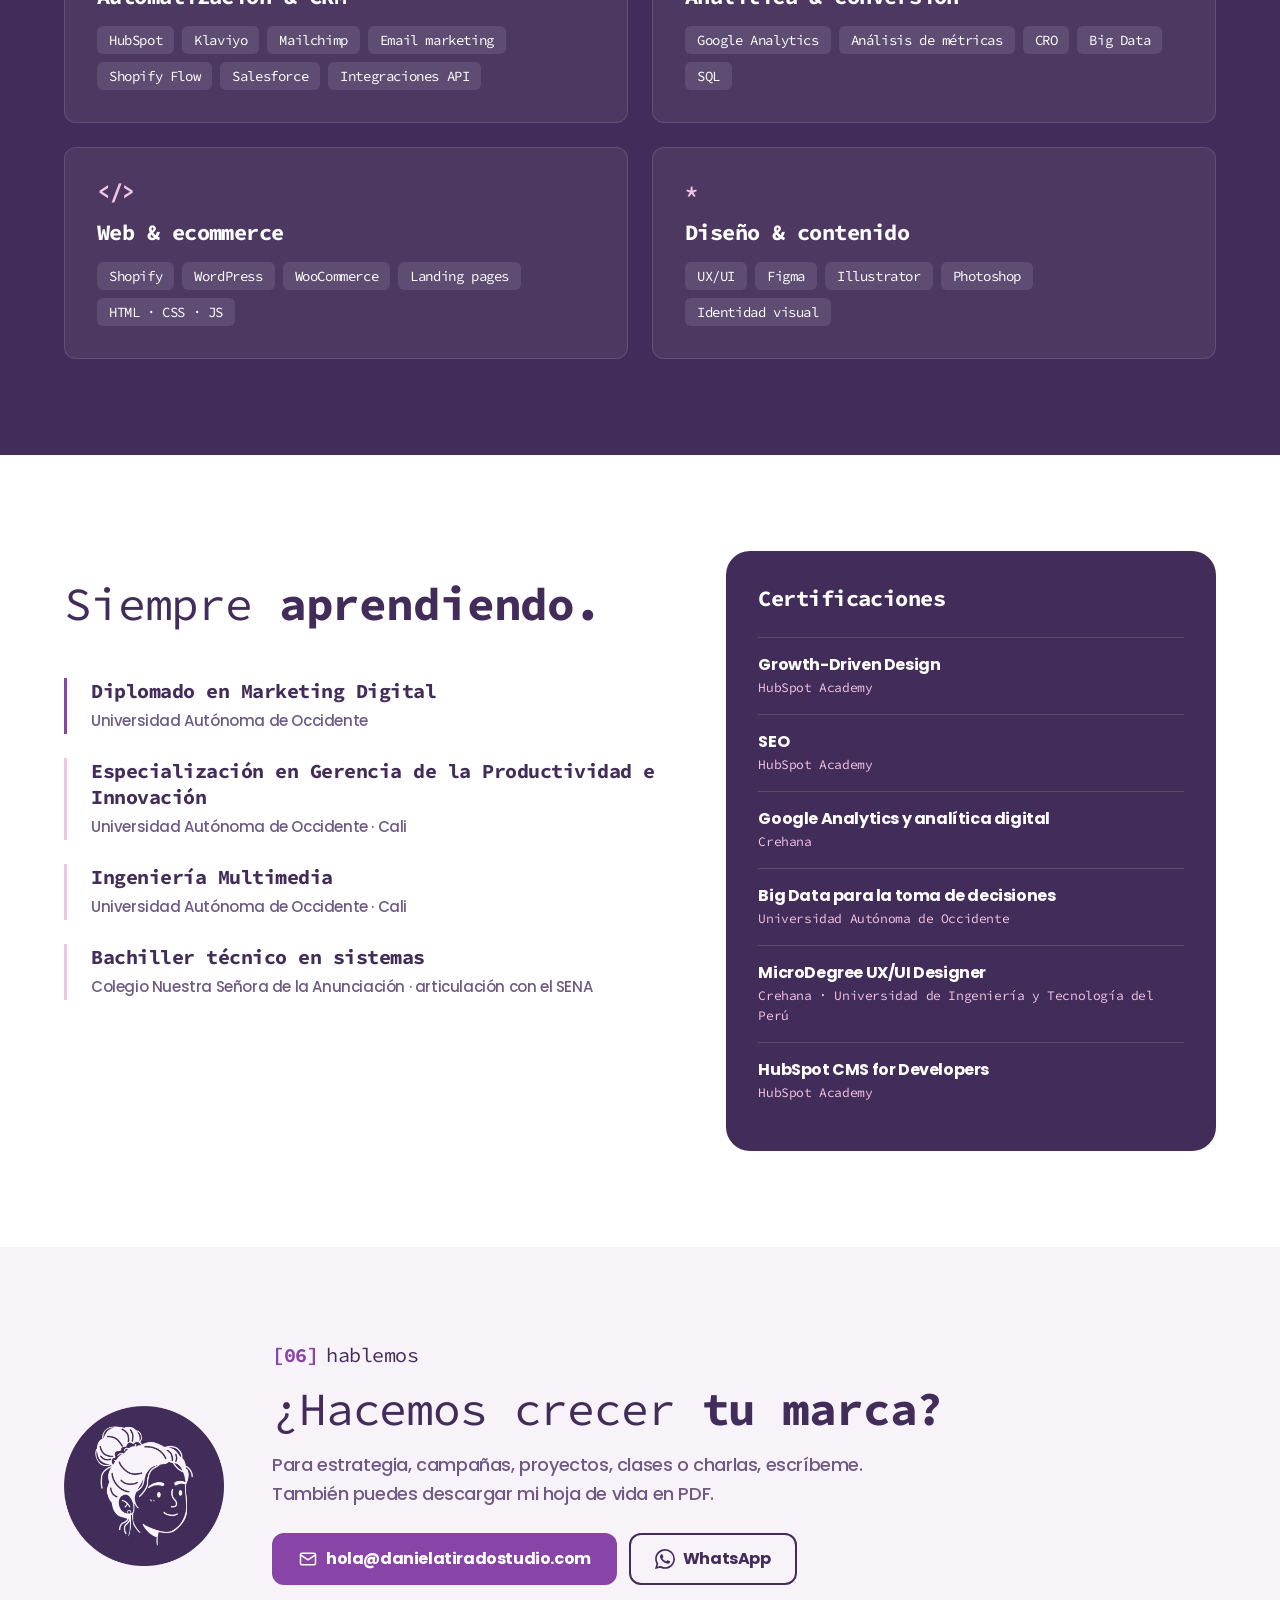
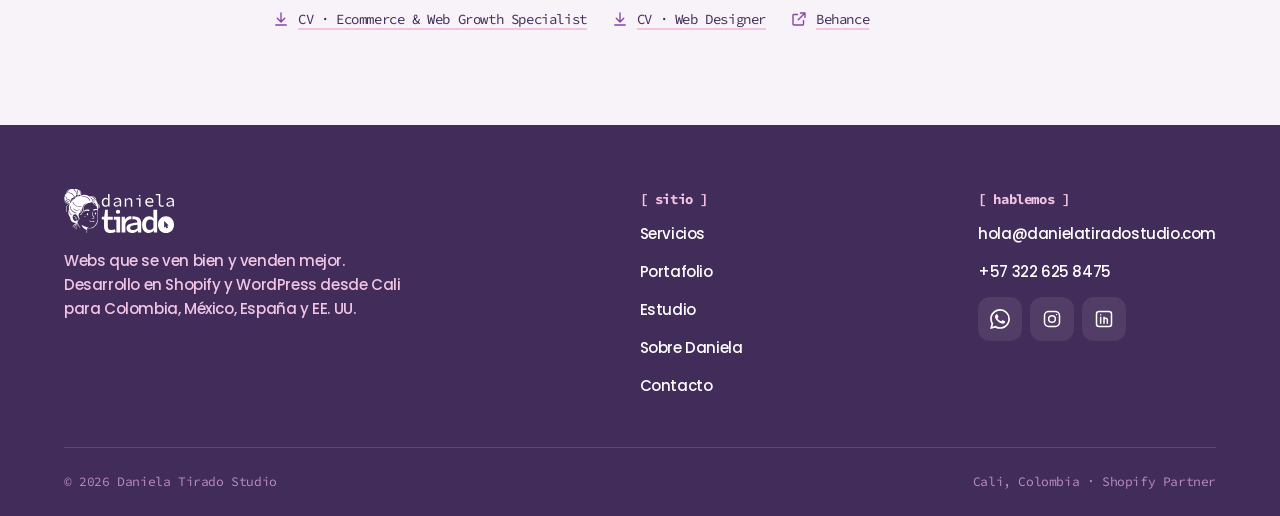
<file: daniela.html>
<!doctype html>
<html lang="es">
<head>
<meta charset="utf-8">
<meta name="viewport" content="width=device-width, initial-scale=1">
<title>Daniela Tirado · Hoja de vida</title>
<meta name="description" content="Daniela Tirado, estratega de marketing digital 360° en Cali: estrategia, contenido, pauta en Meta y Google Ads, web y ecommerce, automatización, SEO y analítica.">
<meta property="og:title" content="Daniela Tirado · Hoja de vida">
<meta property="og:description" content="Webs que se ven bien y venden mejor. Shopify, WordPress, SEO y automatizaciones.">
<meta property="og:image" content="/assets/retrato.webp">
<meta name="theme-color" content="#422C59">
<link rel="icon" href="/assets/favicon.png">
<link rel="preconnect" href="https://fonts.googleapis.com">
<link rel="preconnect" href="https://fonts.gstatic.com" crossorigin>
<link href="https://fonts.googleapis.com/css2?family=Poppins:wght@500;700&family=Source+Code+Pro:wght@400;700&display=swap" rel="stylesheet">
<link rel="stylesheet" href="/styles.css">
<script type="application/ld+json">
{"@context":"https://schema.org","@type":"Person","name":"Daniela Tirado","jobTitle":"Estratega de marketing digital 360°","address":{"@type":"PostalAddress","addressLocality":"Cali","addressCountry":"CO"},"alumniOf":"Universidad Autónoma de Occidente","worksFor":{"@type":"Organization","name":"Daniela Tirado Studio"},"sameAs":["https://www.behance.net/danielatirado"]}
</script>
</head>
<body>

<!-- Íconos (trazo lineal uniforme) -->
<svg width="0" height="0" style="position:absolute" aria-hidden="true">
  <symbol id="i-whatsapp" viewBox="0 0 24 24"><path d="M17.47 14.38c-.3-.15-1.76-.87-2.03-.97-.27-.1-.47-.15-.67.15-.2.3-.77.97-.94 1.16-.17.2-.35.22-.64.07-.3-.15-1.26-.46-2.39-1.47-.88-.79-1.48-1.76-1.65-2.06-.17-.3-.02-.46.13-.61.13-.13.3-.35.45-.52.15-.17.2-.3.3-.5.1-.2.05-.37-.03-.52-.07-.15-.67-1.61-.92-2.2-.24-.58-.49-.5-.67-.51h-.57c-.2 0-.52.07-.79.37-.27.3-1.04 1.02-1.04 2.48s1.07 2.88 1.21 3.07c.15.2 2.1 3.2 5.08 4.49.71.31 1.26.49 1.7.63.71.22 1.36.19 1.87.12.57-.09 1.76-.72 2-1.41.25-.7.25-1.29.17-1.41-.07-.13-.27-.2-.57-.35m-5.42 7.4h-.01a9.87 9.87 0 0 1-5.03-1.38l-.36-.21-3.74.98 1-3.65-.24-.37a9.86 9.86 0 0 1-1.51-5.26c0-5.45 4.44-9.88 9.89-9.88 2.64 0 5.12 1.03 6.99 2.9a9.83 9.83 0 0 1 2.89 6.99c0 5.45-4.44 9.88-9.88 9.88m8.41-18.3A11.82 11.82 0 0 0 12.05 0C5.5 0 .16 5.34.16 11.89c0 2.1.55 4.14 1.59 5.95L.06 24l6.3-1.65a11.88 11.88 0 0 0 5.68 1.45h.01c6.55 0 11.89-5.34 11.89-11.89a11.82 11.82 0 0 0-3.48-8.41Z"/></symbol>
  <symbol id="i-mail" viewBox="0 0 24 24"><rect x="3" y="5" width="18" height="14" rx="2"/><path d="m3 7 9 6 9-6"/></symbol>
  <symbol id="i-pin" viewBox="0 0 24 24"><path d="M12 21s7-6.2 7-11.5a7 7 0 0 0-14 0C5 14.8 12 21 12 21z"/><circle cx="12" cy="9.5" r="2.5"/></symbol>
  <symbol id="i-instagram" viewBox="0 0 24 24"><rect x="3" y="3" width="18" height="18" rx="5"/><circle cx="12" cy="12" r="4"/><path d="M17.5 6.5h.01"/></symbol>
  <symbol id="i-linkedin" viewBox="0 0 24 24"><rect x="3" y="3" width="18" height="18" rx="3"/><path d="M8 10v7M8 7v.01M12 17v-4a2 2 0 0 1 4 0v4M12 10v7"/></symbol>
  <symbol id="i-check" viewBox="0 0 24 24"><circle cx="12" cy="12" r="9"/><path d="m8 12 3 3 5-6"/></symbol>
  <symbol id="i-alert" viewBox="0 0 24 24"><circle cx="12" cy="12" r="9"/><path d="M12 8v5M12 16v.01"/></symbol>
  <symbol id="i-globe" viewBox="0 0 24 24"><circle cx="12" cy="12" r="9"/><path d="M3 12h18M12 3a14 14 0 0 1 0 18M12 3a14 14 0 0 0 0 18"/></symbol>
  <symbol id="i-cap" viewBox="0 0 24 24"><path d="m2 9 10-5 10 5-10 5z"/><path d="M6 11v5c3 2 9 2 12 0v-5M22 9v6"/></symbol>
  <symbol id="i-download" viewBox="0 0 24 24"><path d="M12 4v12M7 11l5 5 5-5M5 20h14"/></symbol>
  <symbol id="i-external" viewBox="0 0 24 24"><path d="M14 4h6v6M20 4l-9 9M18 14v5a1 1 0 0 1-1 1H5a1 1 0 0 1-1-1V7a1 1 0 0 1 1-1h5"/></symbol>
</svg>

<header class="nav" id="top">
  <div class="container nav__inner">
    <a href="/" class="nav__logo" aria-label="Daniela Tirado Studio, inicio"><img src="/assets/logo.svg" alt="Daniela Tirado Studio" width="120" height="48"></a>
    <button class="nav__toggle" aria-label="Abrir menú" aria-expanded="false" aria-controls="menu"><span></span><span></span></button>
    <nav class="nav__menu" id="menu" aria-label="Principal">
      <a href="/#servicios"><b>[01]</b> servicios</a>
      <a href="/portafolio.html"><b>[02]</b> portafolio</a>
      <a href="/#estudio"><b>[03]</b> estudio</a>
      <a href="/#proceso"><b>[04]</b> proceso</a>
      <a href="/daniela.html" aria-current="page"><b>[05]</b> sobre mí</a>
      <a href="/#contacto" class="btn btn--primary btn--sm">Hablemos de tu proyecto</a>
    </nav>
  </div>
</header>

<main class="cv">
<section class="container cv-hero">
  <div class="cv-hero__text">
    <p class="marker reveal"><b>[ hola ]</b><span>soy daniela</span></p>
    <h1 class="display reveal" style="--d:.1s">Marketing digital <strong class="kw">360°</strong>: de la estrategia a la venta.</h1>
    <p class="lead reveal" style="--d:.2s">Soy Ingeniera Multimedia y estratega digital. Conecto estrategia, contenido, pauta, web, automatización y analítica para que las marcas atraigan, conviertan y vuelvan a vender.</p>
    <div class="hero__ctas reveal" style="--d:.3s">
      <a class="btn btn--primary" href="/assets/cv/daniela-tirado-ecommerce-web-growth.pdf" download>Descargar hoja de vida <span class="arrow">↓</span></a>
      <a class="btn btn--secondary" href="#contacto-daniela">Escríbeme</a>
    </div>
    <ul class="cv-facts reveal" style="--d:.4s">
      <li><svg class="icon"><use href="#i-pin"/></svg>Cali, Colombia</li>
      <li><svg class="icon"><use href="#i-globe"/></svg>Español nativo · Inglés intermedio</li>
      <li><svg class="icon"><use href="#i-cap"/></svg>Docente UAO</li>
    </ul>
  </div>
  <div class="cv-hero__art reveal" style="--d:.2s" aria-hidden="true">
    <div class="cv-hero__ring"></div>
    <img src="/assets/retrato.webp" alt="" width="460" height="460" class="float">
    <span class="cv-hero__tag cv-hero__tag--a">#estrategia</span>
    <span class="cv-hero__tag cv-hero__tag--b">{ performance }</span>
    <span class="cv-hero__tag cv-hero__tag--c">@contenido</span>
  </div>
</section>

<section class="section section--soft">
  <div class="container cv-about">
    <div>
      <p class="marker reveal"><b>[01]</b><span>sobre mí</span></p>
      <h2 class="reveal">Veo el marketing <strong>completo.</strong></h2>
    </div>
    <div class="cv-about__body">
      <p class="lead reveal">Desde 2019 he trabajado en agencias, empresas de producto y marcas DTC entendiendo todo el recorrido del cliente: quién es, cómo nos encuentra, qué lo convence de comprar y qué lo hace volver.</p>
      <p class="reveal">Esa visión completa es mi diferencial. Puedo armar la estrategia, construir el buyer persona, lanzar la campaña, diseñar la landing, automatizar el seguimiento y medir qué funcionó, sin perder el hilo entre un canal y otro. Me apasionan el growth, el SEO, la automatización y las metodologías ágiles.</p>
    </div>
  </div>
</section>

<section class="section">
  <div class="container m360">
    <div class="m360__intro">
      <p class="marker reveal"><b>[02]</b><span>mi enfoque 360°</span></p>
      <h2 class="reveal">Seis piezas que <strong>trabajan juntas.</strong></h2>
      <p class="lead reveal">Una campaña no vive sola: depende de la estrategia que la sostiene, la web que convierte y los datos que dicen qué ajustar.</p>
    </div>
    <ol class="m360__grid">
      <li class="m360__item reveal"><span class="m360__n">01</span><h3>Estrategia</h3><p>Investigación de mercado, buyer persona, embudos de venta y estrategias de lanzamiento.</p></li>
      <li class="m360__item reveal" style="--d:.06s"><span class="m360__n">02</span><h3>Contenido</h3><p>Diseño gráfico, identidad visual, piezas digitales y estrategia de contenidos para redes y web.</p></li>
      <li class="m360__item reveal" style="--d:.12s"><span class="m360__n">03</span><h3>Pauta &amp; SEM</h3><p>Campañas en Meta Ads y Google Ads, para B2B y B2C, enfocadas en performance.</p></li>
      <li class="m360__item reveal" style="--d:.18s"><span class="m360__n">04</span><h3>Web &amp; ecommerce</h3><p>Landings, sitios y tiendas en Shopify y WordPress pensadas para convertir el tráfico.</p></li>
      <li class="m360__item reveal" style="--d:.24s"><span class="m360__n">05</span><h3>Automatización &amp; CRM</h3><p>Email marketing, flujos en HubSpot, Klaviyo y Shopify Flow, post-venta e integraciones.</p></li>
      <li class="m360__item reveal" style="--d:.30s"><span class="m360__n">06</span><h3>SEO &amp; analítica</h3><p>SEO técnico, Google Analytics, análisis de métricas y CRO para decidir con datos.</p></li>
    </ol>
  </div>
</section>

<section class="section section--soft">
  <div class="container">
    <div class="section__head">
      <p class="marker reveal"><b>[03]</b><span>experiencia</span></p>
      <h2 class="reveal">Un recorrido por <strong>todo el embudo.</strong></h2>
    </div>
    <ol class="timeline">
      <li class="tl reveal tl--now">
        <span class="tl__date">2025 — hoy</span>
        <div class="tl__body"><h3>Fundadora &amp; Ecommerce Strategist</h3><p class="tl__org">Daniela Tirado Studio</p>
        <p>Dirijo la estrategia digital de marcas nacionales e internacionales: campañas de performance en Meta Ads, embudos de conversión, estrategias de post-venta, automatizaciones comerciales y tiendas en Shopify y WordPress que sostienen todo el proceso.</p>
        <ul class="tl__tags"><li>Meta Ads</li><li>Embudos</li><li>Post-venta</li><li>Automatización</li></ul></div>
      </li>
      <li class="tl reveal tl--now">
        <span class="tl__date">2025 — hoy</span>
        <div class="tl__body"><h3>Docente</h3><p class="tl__org">Universidad Autónoma de Occidente</p>
        <p>Enseño herramientas digitales orientadas a negocio, ecommerce y experiencia de usuario, con proyectos prácticos y metodologías activas.</p></div>
      </li>
      <li class="tl reveal tl--now">
        <span class="tl__date">2025 — hoy</span>
        <div class="tl__body"><h3>Cursos y mentorías</h3><p class="tl__org">Formación independiente</p>
        <p>Acompaño a emprendedores a estructurar y hacer crecer su negocio digital: tiendas online, dropshipping, automatización y estrategias para vender.</p></div>
      </li>
      <li class="tl reveal">
        <span class="tl__date">2024 — 2026</span>
        <div class="tl__body"><h3>Web Designer</h3><p class="tl__org">Dropi SAS</p>
        <p>Estrategias de SEO técnico para visibilidad orgánica, flujos de usuario para nuevas funcionalidades e interfaces alineadas con los objetivos de negocio, junto al equipo de producto.</p>
        <ul class="tl__tags"><li>SEO</li><li>UX</li><li>Producto</li></ul></div>
      </li>
      <li class="tl reveal">
        <span class="tl__date">2023 — 2024</span>
        <div class="tl__body"><h3>Web Master</h3><p class="tl__org">Dermaly Laboratorio SAS</p>
        <p>Optimización del ecommerce de una marca DTC de skincare: experiencia de compra alineada a la marca, pruebas de usuario y mejoras orientadas a la venta.</p>
        <ul class="tl__tags"><li>DTC</li><li>Conversión</li><li>Investigación de usuarios</li></ul></div>
      </li>
      <li class="tl reveal">
        <span class="tl__date">2023</span>
        <div class="tl__body"><h3>Web Master</h3><p class="tl__org">WD Estudios · Espacio Digital</p>
        <p>Investigación de usuarios y buyer persona para optimizar la experiencia digital y la conversión de clientes de distintos sectores, con ecommerce en Shopify, WooCommerce y VTEX.</p></div>
      </li>
      <li class="tl reveal">
        <span class="tl__date">2021 — 2022</span>
        <div class="tl__body"><h3>Web Designer · Marketing</h3><p class="tl__org">Acsendo (luego Crehana)</p>
        <p>Landing pages de captación y aplicaciones para generación de leads, buyer persona e investigación de mercado para campañas, flujos de automatización y email marketing en HubSpot, y estrategias SEO y SEM para B2B y B2C.</p>
        <ul class="tl__tags"><li>Lead generation</li><li>HubSpot</li><li>SEO · SEM</li><li>B2B · B2C</li></ul></div>
      </li>
      <li class="tl reveal">
        <span class="tl__date">2020 — 2021</span>
        <div class="tl__body"><h3>Diseñadora gráfica</h3><p class="tl__org">Corporación Talentum</p>
        <p>Lideré el diseño integral de Talentum Line: identidad visual, piezas digitales e investigación de usuarios para proyectos institucionales.</p>
        <ul class="tl__tags"><li>Identidad visual</li><li>Contenido</li></ul></div>
      </li>
      <li class="tl reveal">
        <span class="tl__date">2019 — 2020</span>
        <div class="tl__body"><h3>Web Master</h3><p class="tl__org">Inversiones Orbitapps</p>
        <p>Automatización de marketing y email marketing con HubSpot, SEO técnico y sitios optimizados para posicionamiento orgánico y conversión.</p></div>
      </li>
    </ol>
  </div>
</section>

<section class="section section--dark on-dark">
  <div class="container">
    <div class="section__head">
      <p class="marker reveal"><b>[04]</b><span>herramientas</span></p>
      <h2 class="reveal">Con qué <strong>trabajo.</strong></h2>
    </div>
    <div class="skills">
      <div class="skill reveal"><span class="skill__glyph">#</span><h3>Estrategia &amp; growth</h3>
        <ul class="chips"><li>Embudos de venta</li><li>Estrategias de lanzamiento</li><li>Buyer persona</li><li>Investigación de mercado</li><li>Growth-Driven Design</li><li>Post-venta</li></ul></div>
      <div class="skill reveal" style="--d:.08s"><span class="skill__glyph">@</span><h3>Pauta &amp; posicionamiento</h3>
        <ul class="chips"><li>Meta Ads</li><li>Google Ads</li><li>SEM</li><li>SEO técnico</li><li>B2B · B2C</li></ul></div>
      <div class="skill reveal" style="--d:.16s"><span class="skill__glyph">;</span><h3>Automatización &amp; CRM</h3>
        <ul class="chips"><li>HubSpot</li><li>Klaviyo</li><li>Mailchimp</li><li>Email marketing</li><li>Shopify Flow</li><li>Salesforce</li><li>Integraciones API</li></ul></div>
      <div class="skill reveal" style="--d:.24s"><span class="skill__glyph">{ }</span><h3>Analítica &amp; conversión</h3>
        <ul class="chips"><li>Google Analytics</li><li>Análisis de métricas</li><li>CRO</li><li>Big Data</li><li>SQL</li></ul></div>
      <div class="skill reveal"><span class="skill__glyph">&lt;/&gt;</span><h3>Web &amp; ecommerce</h3>
        <ul class="chips"><li>Shopify</li><li>WordPress</li><li>WooCommerce</li><li>Landing pages</li><li>HTML · CSS · JS</li></ul></div>
      <div class="skill reveal" style="--d:.08s"><span class="skill__glyph">*</span><h3>Diseño &amp; contenido</h3>
        <ul class="chips"><li>UX/UI</li><li>Figma</li><li>Illustrator</li><li>Photoshop</li><li>Identidad visual</li></ul></div>
    </div>
  </div>
</section>

<section class="section">
  <div class="container cv-edu">
    <div>
      <p class="marker reveal"><b>[05]</b><span>formación</span></p>
      <h2 class="reveal">Siempre <strong>aprendiendo.</strong></h2>
      <ul class="edu">
        <li class="reveal"><h3>Diplomado en Marketing Digital</h3><p>Universidad Autónoma de Occidente</p></li>
        <li class="reveal"><h3>Especialización en Gerencia de la Productividad e Innovación</h3><p>Universidad Autónoma de Occidente · Cali</p></li>
        <li class="reveal"><h3>Ingeniería Multimedia</h3><p>Universidad Autónoma de Occidente · Cali</p></li>
        <li class="reveal"><h3>Bachiller técnico en sistemas</h3><p>Colegio Nuestra Señora de la Anunciación · articulación con el SENA</p></li>
      </ul>
    </div>
    <div class="certs reveal">
      <h3 class="certs__title">Certificaciones</h3>
      <ul>
        <li><strong>Growth-Driven Design</strong><span>HubSpot Academy</span></li>
        <li><strong>SEO</strong><span>HubSpot Academy</span></li>
        <li><strong>Google Analytics y analítica digital</strong><span>Crehana</span></li>
        <li><strong>Big Data para la toma de decisiones</strong><span>Universidad Autónoma de Occidente</span></li>
        <li><strong>MicroDegree UX/UI Designer</strong><span>Crehana · Universidad de Ingeniería y Tecnología del Perú</span></li>
        <li><strong>HubSpot CMS for Developers</strong><span>HubSpot Academy</span></li>
      </ul>
    </div>
  </div>
</section>

<section class="section section--soft" id="contacto-daniela">
  <div class="container cv-cta">
    <img src="/assets/retrato-dark.webp" alt="" width="160" height="160" class="cv-cta__img float">
    <div class="cv-cta__text">
      <p class="marker"><b>[06]</b><span>hablemos</span></p>
      <h2>¿Hacemos crecer <strong>tu marca?</strong></h2>
      <p class="lead">Para estrategia, campañas, proyectos, clases o charlas, escríbeme. También puedes descargar mi hoja de vida en PDF.</p>
      <div class="hero__ctas">
        <a class="btn btn--primary" href="mailto:hola@danielatiradostudio.com"><svg class="icon"><use href="#i-mail"/></svg>hola@danielatiradostudio.com</a>
        <a class="btn btn--secondary" href="https://wa.me/573226258475" target="_blank" rel="noopener"><svg class="icon icon--fill"><use href="#i-whatsapp"/></svg>WhatsApp</a>
      </div>
      <div class="cv-downloads">
        <a href="/assets/cv/daniela-tirado-ecommerce-web-growth.pdf" download><svg class="icon"><use href="#i-download"/></svg>CV · Ecommerce &amp; Web Growth Specialist</a>
        <a href="/assets/cv/daniela-tirado-web-designer.pdf" download><svg class="icon"><use href="#i-download"/></svg>CV · Web Designer</a>
        <a href="https://www.behance.net/danielatirado" target="_blank" rel="noopener"><svg class="icon"><use href="#i-external"/></svg>Behance</a>
      </div>
    </div>
  </div>
</section>
</main>

<footer class="footer">
  <div class="container">
    <div class="footer__inner">
      <div class="footer__brand">
        <img src="/assets/logo.svg" alt="Daniela Tirado Studio" width="110" height="44">
        <p>Webs que se ven bien y venden mejor. Desarrollo en Shopify y WordPress desde Cali para Colombia, México, España y EE. UU.</p>
      </div>
      <div class="footer__col">
        <h4>[ sitio ]</h4>
        <a href="/#servicios">Servicios</a><a href="/portafolio.html">Portafolio</a><a href="/#estudio">Estudio</a><a href="/daniela.html">Sobre Daniela</a><a href="/#contacto">Contacto</a>
      </div>
      <div class="footer__col">
        <h4>[ hablemos ]</h4>
        <a href="mailto:hola@danielatiradostudio.com">hola@danielatiradostudio.com</a>
        <a href="https://wa.me/573226258475" target="_blank" rel="noopener">+57 322 625 8475</a>
        <div class="footer__social">
          <a href="https://wa.me/573226258475" target="_blank" rel="noopener" aria-label="WhatsApp"><svg class="icon icon--fill"><use href="#i-whatsapp"/></svg></a>
          <a href="#" aria-label="Instagram"><svg class="icon"><use href="#i-instagram"/></svg></a>
          <a href="#" aria-label="LinkedIn"><svg class="icon"><use href="#i-linkedin"/></svg></a>
        </div>
      </div>
    </div>
    <div class="footer__copy"><span>© <span id="year">2026</span> Daniela Tirado Studio</span><span>Cali, Colombia · Shopify Partner</span></div>
  </div>
</footer>

<a class="wa-float" href="https://wa.me/573226258475" target="_blank" rel="noopener" aria-label="Escríbenos por WhatsApp"><svg class="icon icon--fill"><use href="#i-whatsapp"/></svg></a>

<script src="/main.js" defer></script>
</body>
</html>
</file>
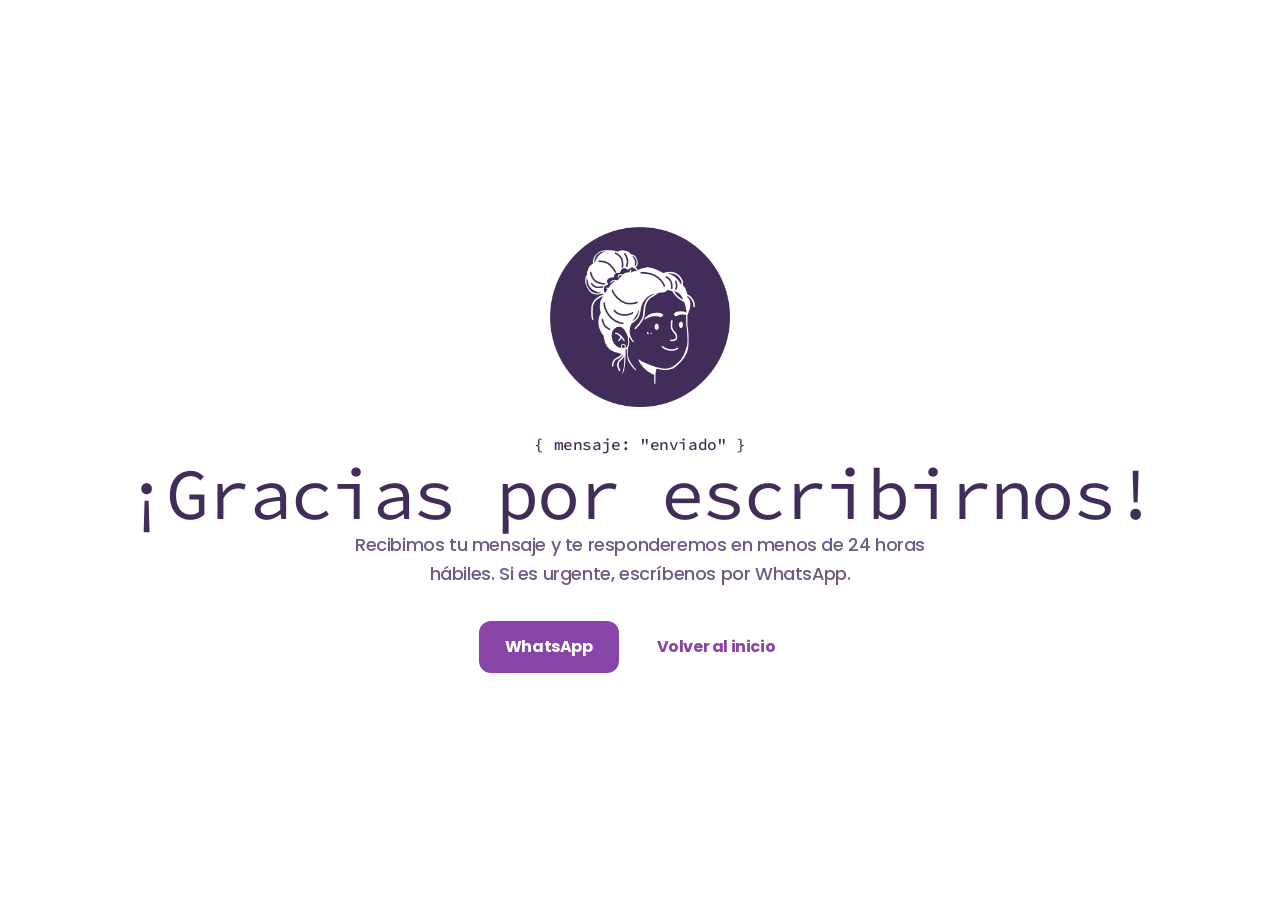
<file: gracias.html>
<!doctype html>
<html lang="es">
<head>
<meta charset="utf-8">
<meta name="viewport" content="width=device-width, initial-scale=1">
<title>¡Gracias! · Daniela Tirado Studio</title>
<meta name="robots" content="noindex">
<link rel="icon" href="/assets/favicon.png">
<link href="https://fonts.googleapis.com/css2?family=Poppins:wght@400;600;700&family=Source+Code+Pro:wght@400;700&display=swap" rel="stylesheet">
<link rel="stylesheet" href="/styles.css">
</head>
<body>
<main class="container" style="min-height:100vh;display:flex;flex-direction:column;align-items:center;justify-content:center;text-align:center;gap:24px;padding-top:40px;padding-bottom:40px">
  <img src="/assets/retrato-dark.webp" alt="" width="180" height="180" class="spin-slow">
  <p class="mono accent">{ mensaje: "enviado" }</p>
  <h1 style="font-size:clamp(40px,6vw,72px)">¡Gracias por escribirnos!</h1>
  <p class="lead">Recibimos tu mensaje y te responderemos en menos de 24 horas hábiles. Si es urgente, escríbenos por WhatsApp.</p>
  <div class="hero__ctas" style="justify-content:center">
    <a href="https://wa.me/573226258475" class="btn btn--primary">WhatsApp</a>
    <a href="/" class="btn btn--outline">Volver al inicio</a>
  </div>
</main>
</body>
</html>
</file>
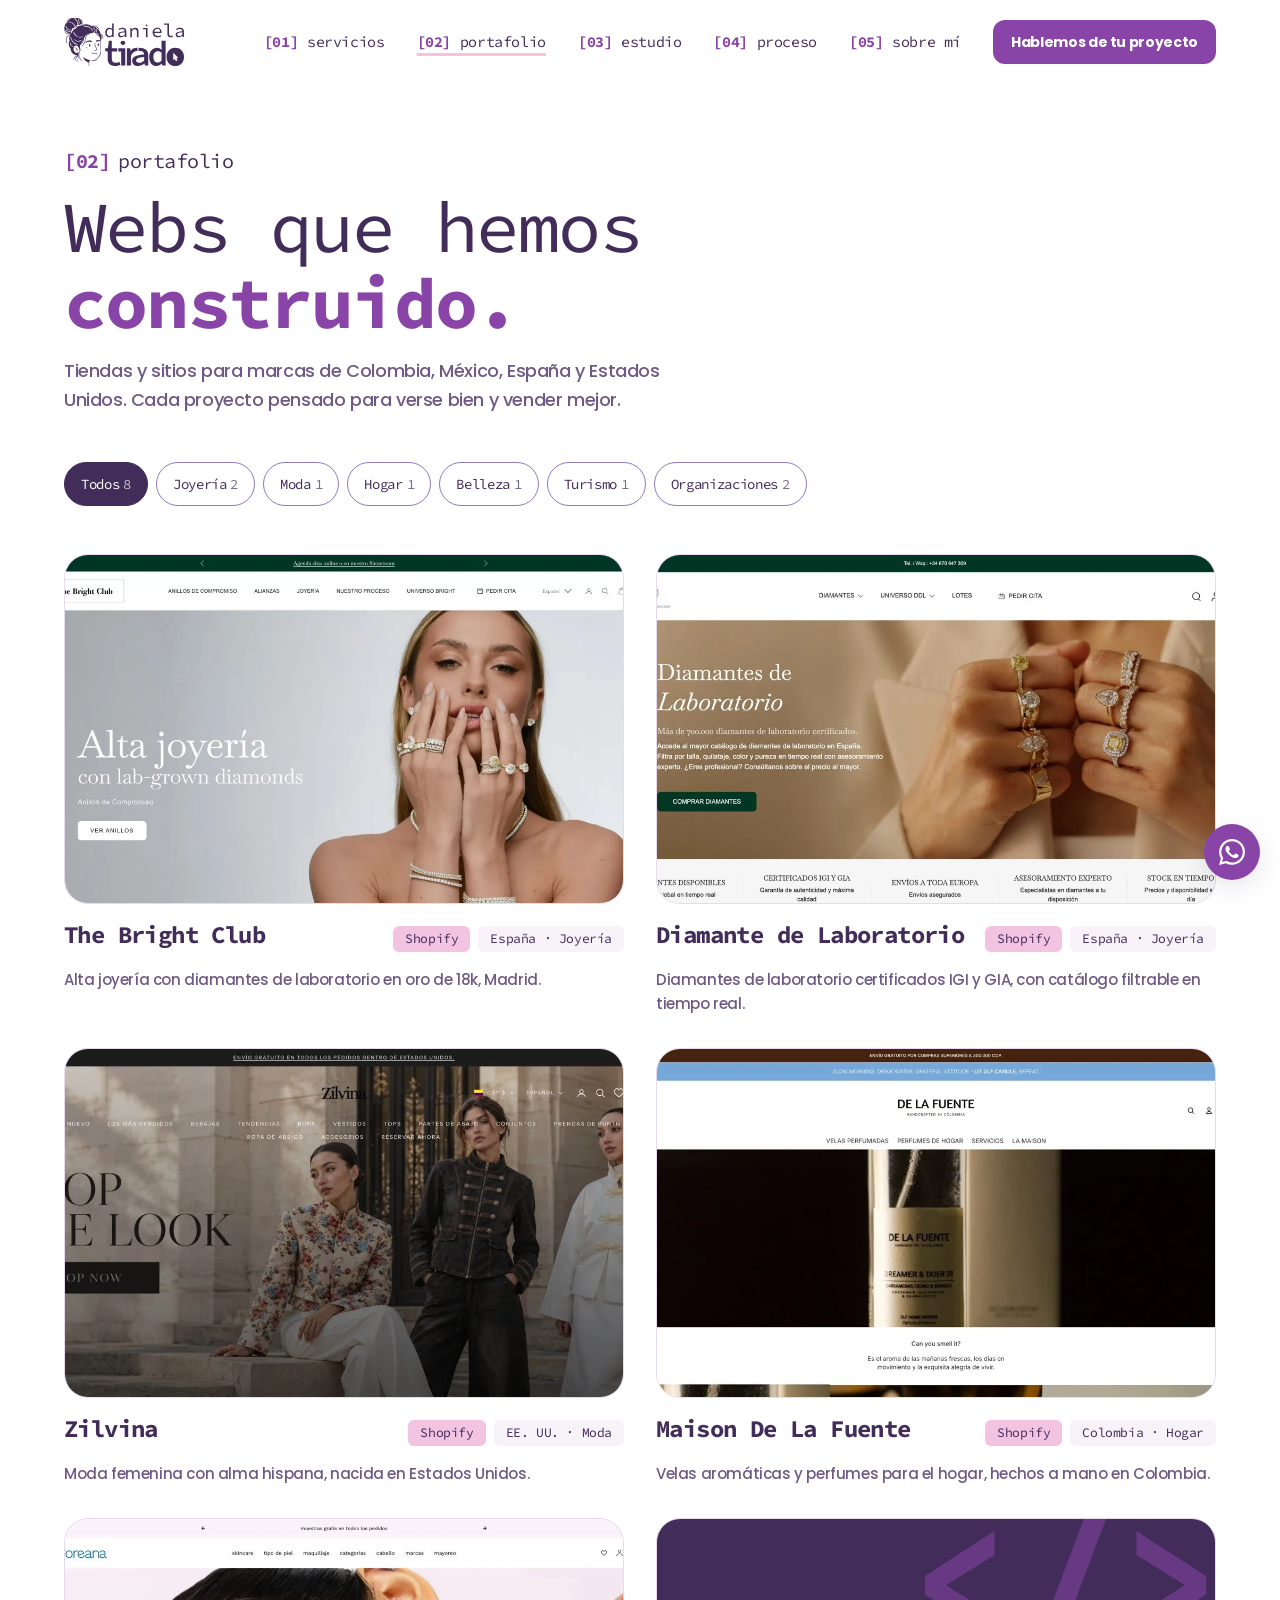
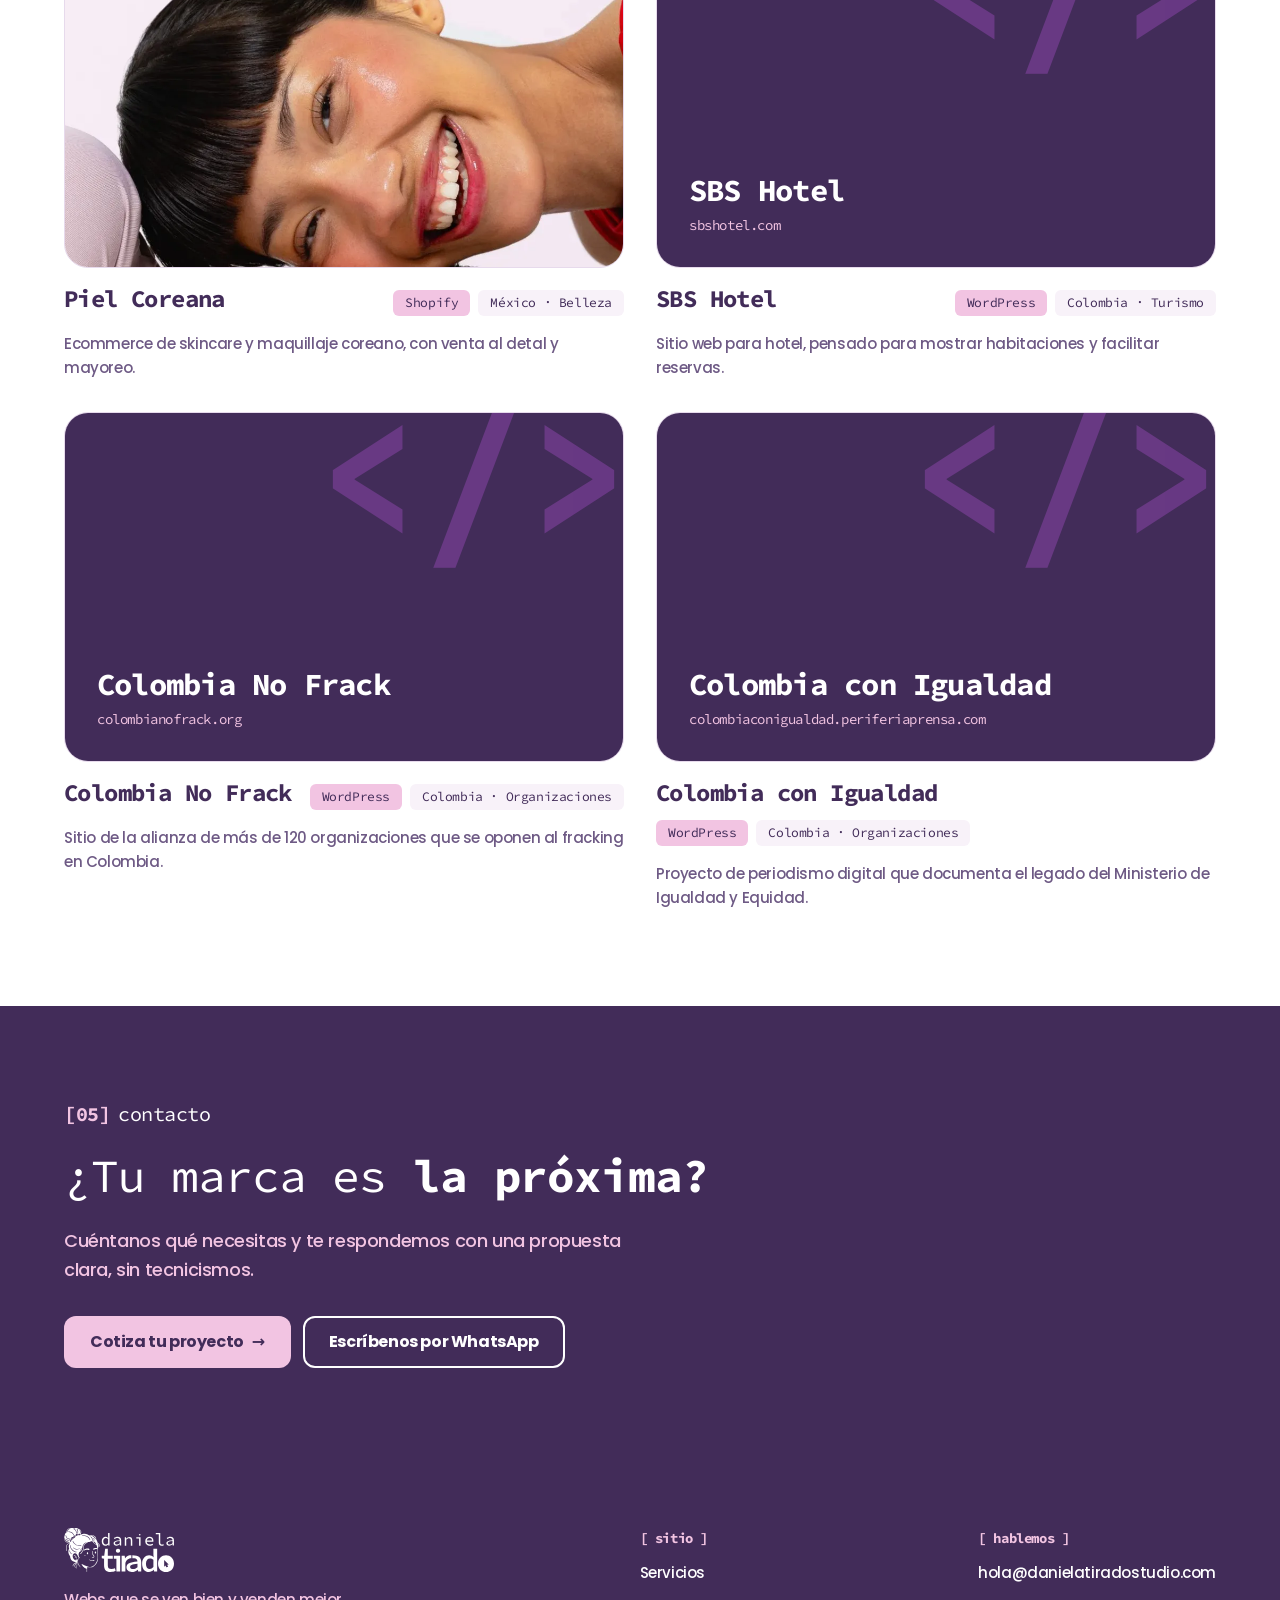
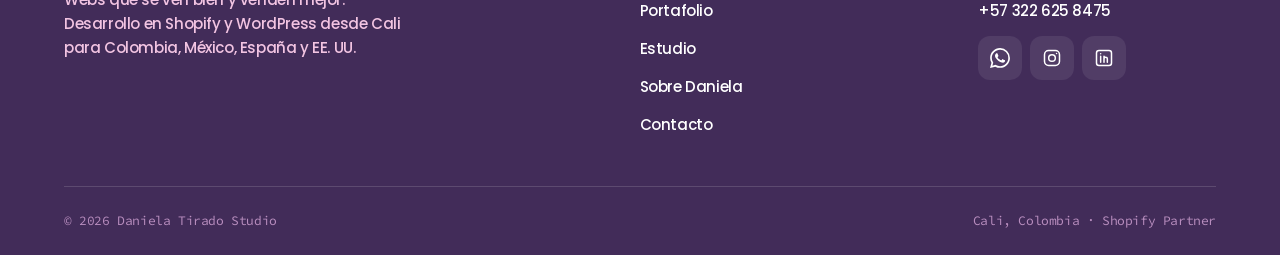
<file: portafolio.html>
<!doctype html>
<html lang="es">
<head>
<meta charset="utf-8">
<meta name="viewport" content="width=device-width, initial-scale=1">
<title>Portafolio · Daniela Tirado Studio</title>
<meta name="description" content="Portafolio de Daniela Tirado Studio: tiendas Shopify y sitios WordPress para marcas de Colombia, México, España y EE. UU.">
<meta property="og:title" content="Daniela Tirado Studio">
<meta property="og:description" content="Webs que se ven bien y venden mejor. Shopify, WordPress, SEO y automatizaciones.">
<meta property="og:image" content="/assets/retrato.webp">
<meta name="theme-color" content="#422C59">
<link rel="icon" href="/assets/favicon.png">
<link rel="preconnect" href="https://fonts.googleapis.com">
<link rel="preconnect" href="https://fonts.gstatic.com" crossorigin>
<link href="https://fonts.googleapis.com/css2?family=Poppins:wght@500;700&family=Source+Code+Pro:wght@400;700&display=swap" rel="stylesheet">
<link rel="stylesheet" href="/styles.css">
</head>
<body>

<!-- Íconos (trazo lineal uniforme) -->
<svg width="0" height="0" style="position:absolute" aria-hidden="true">
  <symbol id="i-whatsapp" viewBox="0 0 24 24"><path d="M17.47 14.38c-.3-.15-1.76-.87-2.03-.97-.27-.1-.47-.15-.67.15-.2.3-.77.97-.94 1.16-.17.2-.35.22-.64.07-.3-.15-1.26-.46-2.39-1.47-.88-.79-1.48-1.76-1.65-2.06-.17-.3-.02-.46.13-.61.13-.13.3-.35.45-.52.15-.17.2-.3.3-.5.1-.2.05-.37-.03-.52-.07-.15-.67-1.61-.92-2.2-.24-.58-.49-.5-.67-.51h-.57c-.2 0-.52.07-.79.37-.27.3-1.04 1.02-1.04 2.48s1.07 2.88 1.21 3.07c.15.2 2.1 3.2 5.08 4.49.71.31 1.26.49 1.7.63.71.22 1.36.19 1.87.12.57-.09 1.76-.72 2-1.41.25-.7.25-1.29.17-1.41-.07-.13-.27-.2-.57-.35m-5.42 7.4h-.01a9.87 9.87 0 0 1-5.03-1.38l-.36-.21-3.74.98 1-3.65-.24-.37a9.86 9.86 0 0 1-1.51-5.26c0-5.45 4.44-9.88 9.89-9.88 2.64 0 5.12 1.03 6.99 2.9a9.83 9.83 0 0 1 2.89 6.99c0 5.45-4.44 9.88-9.88 9.88m8.41-18.3A11.82 11.82 0 0 0 12.05 0C5.5 0 .16 5.34.16 11.89c0 2.1.55 4.14 1.59 5.95L.06 24l6.3-1.65a11.88 11.88 0 0 0 5.68 1.45h.01c6.55 0 11.89-5.34 11.89-11.89a11.82 11.82 0 0 0-3.48-8.41Z"/></symbol>
  <symbol id="i-mail" viewBox="0 0 24 24"><rect x="3" y="5" width="18" height="14" rx="2"/><path d="m3 7 9 6 9-6"/></symbol>
  <symbol id="i-pin" viewBox="0 0 24 24"><path d="M12 21s7-6.2 7-11.5a7 7 0 0 0-14 0C5 14.8 12 21 12 21z"/><circle cx="12" cy="9.5" r="2.5"/></symbol>
  <symbol id="i-instagram" viewBox="0 0 24 24"><rect x="3" y="3" width="18" height="18" rx="5"/><circle cx="12" cy="12" r="4"/><path d="M17.5 6.5h.01"/></symbol>
  <symbol id="i-linkedin" viewBox="0 0 24 24"><rect x="3" y="3" width="18" height="18" rx="3"/><path d="M8 10v7M8 7v.01M12 17v-4a2 2 0 0 1 4 0v4M12 10v7"/></symbol>
  <symbol id="i-check" viewBox="0 0 24 24"><circle cx="12" cy="12" r="9"/><path d="m8 12 3 3 5-6"/></symbol>
  <symbol id="i-alert" viewBox="0 0 24 24"><circle cx="12" cy="12" r="9"/><path d="M12 8v5M12 16v.01"/></symbol>
  <symbol id="i-globe" viewBox="0 0 24 24"><circle cx="12" cy="12" r="9"/><path d="M3 12h18M12 3a14 14 0 0 1 0 18M12 3a14 14 0 0 0 0 18"/></symbol>
  <symbol id="i-cap" viewBox="0 0 24 24"><path d="m2 9 10-5 10 5-10 5z"/><path d="M6 11v5c3 2 9 2 12 0v-5M22 9v6"/></symbol>
  <symbol id="i-download" viewBox="0 0 24 24"><path d="M12 4v12M7 11l5 5 5-5M5 20h14"/></symbol>
  <symbol id="i-external" viewBox="0 0 24 24"><path d="M14 4h6v6M20 4l-9 9M18 14v5a1 1 0 0 1-1 1H5a1 1 0 0 1-1-1V7a1 1 0 0 1 1-1h5"/></symbol>
</svg>

<header class="nav" id="top">
  <div class="container nav__inner">
    <a href="/" class="nav__logo" aria-label="Daniela Tirado Studio, inicio"><img src="/assets/logo.svg" alt="Daniela Tirado Studio" width="120" height="48"></a>
    <button class="nav__toggle" aria-label="Abrir menú" aria-expanded="false" aria-controls="menu"><span></span><span></span></button>
    <nav class="nav__menu" id="menu" aria-label="Principal">
      <a href="/#servicios"><b>[01]</b> servicios</a>
      <a href="/portafolio.html" aria-current="page"><b>[02]</b> portafolio</a>
      <a href="/#estudio"><b>[03]</b> estudio</a>
      <a href="/#proceso"><b>[04]</b> proceso</a>
      <a href="/daniela.html"><b>[05]</b> sobre mí</a>
      <a href="/#contacto" class="btn btn--primary btn--sm">Hablemos de tu proyecto</a>
    </nav>
  </div>
</header>

<main>
<section class="container page-hero">
  <p class="marker reveal"><b>[02]</b><span>portafolio</span></p>
  <h1 class="display reveal" style="--d:.1s">Webs que hemos <strong class="kw">construido.</strong></h1>
  <p class="lead reveal" style="--d:.2s">Tiendas y sitios para marcas de Colombia, México, España y Estados Unidos. Cada proyecto pensado para verse bien y vender mejor.</p>
</section>

<section class="container" style="padding-bottom:96px">
  <div class="filters reveal" role="group" aria-label="Filtrar proyectos" id="filters"></div>
  <div class="grid grid--2 portfolio-grid" id="portfolio" data-portfolio="all"></div>
  <p class="empty hidden" id="empty">Aún no hay proyectos en esta categoría.</p>
</section>

<section class="section section--dark on-dark">
  <div class="container" style="display:flex;flex-direction:column;align-items:flex-start;gap:24px">
    <p class="marker"><b>[05]</b><span>contacto</span></p>
    <h2>¿Tu marca es <strong>la próxima?</strong></h2>
    <p class="lead" style="color:#F2C4E2">Cuéntanos qué necesitas y te respondemos con una propuesta clara, sin tecnicismos.</p>
    <div class="hero__ctas">
      <a href="/#contacto" class="btn btn--accent">Cotiza tu proyecto <span class="arrow">→</span></a>
      <a href="https://wa.me/573226258475" target="_blank" rel="noopener" class="btn btn--secondary" style="color:#fff;border-color:#fff">Escríbenos por WhatsApp</a>
    </div>
  </div>
</section>
</main>

<footer class="footer">
  <div class="container">
    <div class="footer__inner">
      <div class="footer__brand">
        <img src="/assets/logo.svg" alt="Daniela Tirado Studio" width="110" height="44">
        <p>Webs que se ven bien y venden mejor. Desarrollo en Shopify y WordPress desde Cali para Colombia, México, España y EE. UU.</p>
      </div>
      <div class="footer__col">
        <h4>[ sitio ]</h4>
        <a href="/#servicios">Servicios</a><a href="/portafolio.html">Portafolio</a><a href="/#estudio">Estudio</a><a href="/daniela.html">Sobre Daniela</a><a href="/#contacto">Contacto</a>
      </div>
      <div class="footer__col">
        <h4>[ hablemos ]</h4>
        <a href="mailto:hola@danielatiradostudio.com">hola@danielatiradostudio.com</a>
        <a href="https://wa.me/573226258475" target="_blank" rel="noopener">+57 322 625 8475</a>
        <div class="footer__social">
          <a href="https://wa.me/573226258475" target="_blank" rel="noopener" aria-label="WhatsApp"><svg class="icon icon--fill"><use href="#i-whatsapp"/></svg></a>
          <a href="#" aria-label="Instagram"><svg class="icon"><use href="#i-instagram"/></svg></a>
          <a href="#" aria-label="LinkedIn"><svg class="icon"><use href="#i-linkedin"/></svg></a>
        </div>
      </div>
    </div>
    <div class="footer__copy"><span>© <span id="year">2026</span> Daniela Tirado Studio</span><span>Cali, Colombia · Shopify Partner</span></div>
  </div>
</footer>

<a class="wa-float" href="https://wa.me/573226258475" target="_blank" rel="noopener" aria-label="Escríbenos por WhatsApp"><svg class="icon icon--fill"><use href="#i-whatsapp"/></svg></a>

<script src="/portfolio-data.js" defer></script>
<script src="/main.js" defer></script>
</body>
</html>
</file>
<file: styles.css>
/* ==========================================================
   Daniela Tirado Studio — estilos del sitio
   Basado en el sistema de diseño "Daniela Tirado Studio"
   (tokens de color, tipografía, espaciado, radios y sombras)
   ========================================================== */
:root{
  /* Paleta de marca */
  --morado-profundo:#422C59; --morado:#8844A6; --rosa:#F2C4E2; --malva:#B98EBF; --lavanda:#907ABF;
  --blanco:#FFFFFF; --negro:#0A0A0A;
  /* Tokens semánticos (tema claro) */
  --surface:var(--blanco); --surface-soft:#F8F2F9; --surface-inverse:var(--morado-profundo);
  --ink:var(--morado-profundo); --ink-muted:#6E5A85; --ink-inverse:var(--blanco);
  --brand:var(--morado); --on-brand:var(--blanco); --accent:var(--rosa);
  --link:var(--morado); --border:var(--lavanda); --border-soft:#E7DAEC; --focus:var(--morado);
  /* Tipografía */
  --font-mono:"Source Code Pro", ui-monospace, Menlo, monospace;
  --font-sans:Poppins, system-ui, sans-serif;
  --tracking:-0.025em;
  /* Espaciado (escala de 4 px) */
  --space-1:4px; --space-2:8px; --space-3:12px; --space-4:16px; --space-6:24px;
  --space-8:32px; --space-12:48px; --space-16:64px; --space-24:96px;
  /* Radios y sombras */
  --radius-sm:6px; --radius-md:12px; --radius-lg:24px; --radius-full:999px;
  --shadow-card:0 8px 24px rgba(66,44,89,.12);
  --ease:cubic-bezier(.22,1,.36,1);
}

*{box-sizing:border-box}
html{scroll-behavior:smooth;scroll-padding-top:96px}
body{margin:0;font:500 16px/26px var(--font-sans);letter-spacing:var(--tracking);background:var(--surface);color:var(--ink);-webkit-font-smoothing:antialiased;overflow-x:hidden}
img{max-width:100%;display:block;height:auto}
a{color:var(--link);text-decoration:none}
p{margin:0}
:focus-visible{outline:2px solid var(--focus);outline-offset:2px}

/* Títulos: Source Code Pro, primera parte Regular y palabra clave Bold */
h1,h2,h3{font-family:var(--font-mono);color:var(--ink);margin:0;letter-spacing:var(--tracking);font-weight:400}
h1 strong,h2 strong,h3 strong{font-weight:700}
.display{font-size:clamp(40px,5.6vw,72px);line-height:1.06}
h2{font-size:clamp(30px,3.6vw,48px);line-height:1.14}
h3{font-size:24px;line-height:30px;font-weight:700}
.lead{font-size:clamp(17px,1.4vw,20px);line-height:1.6;color:var(--ink-muted);max-width:600px}
.mono{font-family:var(--font-mono)}
.small{font-size:14px;line-height:22px;color:var(--ink-muted)}
.hidden{display:none}
.container{width:100%;max-width:1320px;margin:0 auto;padding:0 clamp(var(--space-4),5vw,80px)}

/* Marcador de sección [01] */
.marker{font:700 20px/24px var(--font-mono);letter-spacing:var(--tracking);color:var(--ink);display:inline-flex;gap:var(--space-2);align-items:baseline}
.marker b{color:var(--brand)}
.marker span{font-weight:400}
.on-dark .marker{color:var(--blanco)}
.on-dark .marker b{color:var(--accent)}

/* Botones */
.btn{display:inline-flex;align-items:center;justify-content:center;gap:var(--space-2);min-height:52px;padding:var(--space-3) var(--space-6);border-radius:var(--radius-md);border:2px solid transparent;font:700 16px/20px var(--font-sans);letter-spacing:var(--tracking);cursor:pointer;transition:transform .2s var(--ease),background .2s,color .2s,border-color .2s}
.btn:hover{transform:translateY(-2px)}
.btn--primary{background:var(--brand);color:var(--on-brand)}
.btn--primary:hover{background:var(--morado-profundo);color:var(--on-brand)}
.btn--secondary{background:transparent;color:var(--ink);border-color:var(--ink)}
.btn--secondary:hover{background:var(--ink);color:var(--blanco)}
.btn--accent{background:var(--accent);color:var(--morado-profundo)}
.btn--sm{min-height:44px;padding:var(--space-2) var(--space-4);font-size:14px}
.btn--block{width:100%}
.btn .arrow{transition:transform .25s var(--ease)}
.btn:hover .arrow{transform:translateX(4px)}

/* Íconos (trazo uniforme, estilo lineal) */
.icon{width:20px;height:20px;flex-shrink:0;fill:none;stroke:currentColor;stroke-width:1.8;stroke-linecap:round;stroke-linejoin:round}
.icon--fill{fill:currentColor;stroke:none}

/* ---------- Navbar ---------- */
.nav{position:sticky;top:0;z-index:50;background:var(--surface);transition:box-shadow .3s,border-color .3s;border-bottom:1px solid transparent}
.nav.scrolled{border-bottom-color:var(--border-soft)}
.nav__inner{height:84px;display:flex;align-items:center;justify-content:space-between;gap:var(--space-6)}
.nav__logo img{height:48px;width:auto}
.nav__menu{display:flex;gap:var(--space-8);align-items:center;font:400 15px/20px var(--font-mono);letter-spacing:var(--tracking)}
.nav__menu a:not(.btn){color:var(--ink);text-decoration:underline;text-decoration-color:transparent;text-decoration-thickness:3px;text-underline-offset:6px;transition:text-decoration-color .2s}
.nav__menu a:not(.btn) b{color:var(--brand);font-weight:700}
.nav__menu a:not(.btn):hover,.nav__menu a[aria-current="page"]{text-decoration-color:var(--accent)}
.nav__toggle{display:none;background:none;border:0;width:48px;height:48px;cursor:pointer;position:relative;border-radius:var(--radius-md)}
.nav__toggle span{position:absolute;left:12px;width:24px;height:2px;background:var(--ink);transition:transform .3s var(--ease),top .3s}
.nav__toggle span:first-child{top:19px}.nav__toggle span:last-child{top:28px}
.nav.open .nav__toggle span:first-child{top:24px;transform:rotate(45deg)}
.nav.open .nav__toggle span:last-child{top:24px;transform:rotate(-45deg)}

/* ---------- Hero ---------- */
.hero{display:grid;grid-template-columns:1.1fr .9fr;gap:var(--space-12);align-items:center;padding-top:var(--space-12);padding-bottom:var(--space-24)}
.hero__text{display:flex;flex-direction:column;gap:var(--space-6)}
.eyebrow{font:400 14px/20px var(--font-mono);letter-spacing:var(--tracking);color:var(--brand)}
.display .kw{color:var(--brand)}
.caret{display:inline-block;width:.08em;height:.9em;background:var(--brand);margin-left:.06em;vertical-align:-.08em;animation:blink 1s steps(1) infinite}
.hero__ctas{display:flex;gap:var(--space-3);flex-wrap:wrap;padding-top:var(--space-2)}
.stats{display:grid;grid-template-columns:repeat(3,minmax(0,1fr));gap:var(--space-3);padding-top:var(--space-6);max-width:600px}
.stat{display:flex;flex-direction:column;justify-content:center;gap:var(--space-1);padding:var(--space-4) var(--space-6);border-radius:var(--radius-md);background:var(--surface-soft);color:var(--ink);min-height:104px}
.stat strong{font:700 30px/34px var(--font-mono);letter-spacing:var(--tracking);color:var(--brand)}
.stat span{font-size:14px;line-height:20px;color:var(--ink-muted)}
.hero__art{position:relative;aspect-ratio:1/1.05;max-width:540px;width:100%;justify-self:end}
.hero__blob{position:absolute;right:0;top:0;width:92%;aspect-ratio:1;border-radius:50%;background:var(--rosa);animation:morph 10s ease-in-out infinite}
.hero__portrait{position:absolute;right:4%;top:4%;width:84%;border-radius:50%;animation:float 6s ease-in-out infinite}
.hero__cursor{position:absolute;left:0;bottom:0;width:38%;animation:float 7s ease-in-out infinite reverse}
.hero__chip{position:absolute;right:0;bottom:12%;background:var(--surface);border:1px solid var(--border-soft);border-radius:var(--radius-md);padding:var(--space-3) var(--space-4);font:400 14px/22px var(--font-mono);color:var(--ink);animation:float 5s ease-in-out infinite .6s}
.hero__chip b{color:var(--brand)}

/* ---------- Banda de tecnologías ---------- */
.marquee{background:var(--surface-inverse);color:var(--blanco);overflow:hidden;padding:var(--space-6) 0}
.marquee__track{display:flex;gap:var(--space-12);width:max-content;font:400 20px/24px var(--font-mono);white-space:nowrap;animation:marquee 34s linear infinite}
.marquee__track i{font-style:normal;font-weight:700;color:var(--rosa)}

/* ---------- Secciones ---------- */
.section{padding:var(--space-24) 0}
.section--soft{background:var(--surface-soft)}
.section--dark{background:var(--surface-inverse);color:var(--blanco)}
.section--dark h2,.section--dark h3{color:var(--blanco)}
.section__head{display:flex;flex-direction:column;gap:var(--space-4);margin-bottom:var(--space-12)}
.section__head h2{max-width:820px}
.section__head.split{flex-direction:row;justify-content:space-between;align-items:flex-end;gap:var(--space-12)}
.section__head.split .lead{max-width:420px}

.grid{display:grid;gap:var(--space-8)}
.grid--3{grid-template-columns:repeat(3,minmax(0,1fr))}
.grid--2{grid-template-columns:repeat(2,minmax(0,1fr))}

/* Tarjeta de servicio */
.card{background:var(--surface-soft);border-radius:var(--radius-md);padding:var(--space-8);display:flex;flex-direction:column;gap:var(--space-3);transition:box-shadow .25s var(--ease),transform .25s var(--ease)}
.card:hover{box-shadow:var(--shadow-card);transform:translateY(-4px)}
.card__glyph{font:700 24px/1 var(--font-mono);color:var(--brand);height:48px;width:48px;border-radius:var(--radius-md);background:var(--surface);display:flex;align-items:center;justify-content:center;margin-bottom:var(--space-2)}
.card h3{font-size:22px;line-height:28px}
.card p{font-size:15px;line-height:24px;color:var(--ink-muted)}
.card--dark{background:var(--surface-inverse)}
.card--dark h3{color:var(--blanco)}
.card--dark p{color:var(--rosa)}
.card--dark .card__glyph{background:var(--morado);color:var(--blanco)}

/* ---------- Proyectos ---------- */
.project{display:flex;flex-direction:column;gap:var(--space-4);color:var(--ink)}
.project__img{position:relative;border-radius:var(--radius-lg);overflow:hidden;aspect-ratio:16/10;background:var(--surface-soft);border:1px solid var(--border-soft)}
.project__img img{width:100%;height:100%;object-fit:cover;object-position:top;transition:transform 1.2s var(--ease)}
.project:hover .project__img img{transform:scale(1.04)}
.project__img::after{content:"Visitar sitio →";position:absolute;left:var(--space-4);bottom:var(--space-4);background:var(--surface);color:var(--ink);font:700 14px/20px var(--font-sans);padding:var(--space-2) var(--space-4);border-radius:var(--radius-md);opacity:0;transform:translateY(8px);transition:opacity .3s var(--ease),transform .3s var(--ease)}
.project:hover .project__img::after{opacity:1;transform:none}
.project__meta{display:flex;justify-content:space-between;align-items:baseline;gap:var(--space-3);flex-wrap:wrap}
.project__meta h3{font-size:24px}
.project p{color:var(--ink-muted);font-size:15px;line-height:24px}
.tags{display:flex;gap:var(--space-2);flex-wrap:wrap}
.tag{font:400 13px/18px var(--font-mono);color:var(--ink);background:var(--surface-soft);padding:var(--space-1) var(--space-3);border-radius:var(--radius-sm)}
.tag--brand{background:var(--rosa);color:var(--morado-profundo)}
.center{display:flex;justify-content:center;margin-top:var(--space-12)}

/* Filtros del portafolio */
.filters{display:flex;gap:var(--space-2);flex-wrap:wrap;margin-bottom:var(--space-12)}
.filter{font:400 14px/20px var(--font-mono);letter-spacing:var(--tracking);color:var(--ink);background:var(--surface);border:1.5px solid var(--border);border-radius:var(--radius-full);padding:var(--space-2) var(--space-4);cursor:pointer;min-height:44px;transition:background .2s,color .2s,border-color .2s}
.filter:hover{border-color:var(--ink)}
.filter[aria-pressed="true"]{background:var(--ink);color:var(--blanco);border-color:var(--ink)}
.filter .count{opacity:.7;margin-left:var(--space-1)}
.portfolio-grid .project{animation:fadeUp .6s var(--ease) both}
.empty{text-align:center;color:var(--ink-muted);padding:var(--space-12) 0}

/* Encabezado de página interna */
.page-hero{padding-top:var(--space-16);padding-bottom:var(--space-12);display:flex;flex-direction:column;gap:var(--space-4)}
.page-hero .display{max-width:900px}

/* ---------- El estudio ---------- */
.about{display:grid;grid-template-columns:400px 1fr;gap:var(--space-16);align-items:start}
.about__side{display:flex;flex-direction:column;gap:var(--space-6)}
.about__side img{width:min(340px,80%)}
.about__main{display:flex;flex-direction:column;gap:var(--space-6)}
.values{display:grid;grid-template-columns:repeat(2,minmax(0,1fr));gap:var(--space-6);padding-top:var(--space-2)}
.values div{border-top:2px solid var(--ink);padding-top:var(--space-4);display:flex;flex-direction:column;gap:var(--space-1)}
.values div:nth-child(n+3){border-color:var(--brand)}
.values strong{font:700 18px/24px var(--font-mono);color:var(--ink)}
.values span{color:var(--ink-muted);font-size:15px;line-height:22px}

/* ---------- Proceso ---------- */
.steps{list-style:none;margin:0;padding:0;display:grid;grid-template-columns:repeat(4,minmax(0,1fr));gap:var(--space-8)}
.steps li{border-top:1px solid var(--lavanda);padding-top:var(--space-6);display:flex;flex-direction:column;gap:var(--space-3)}
.steps .num{font:700 40px/1 var(--font-mono);color:var(--rosa)}
.steps h3{font-size:22px;line-height:28px}
.steps p{color:var(--rosa);font-size:15px;line-height:24px}

/* ---------- Contacto ---------- */
.contact{display:grid;grid-template-columns:1fr minmax(0,580px);gap:var(--space-16);align-items:start}
.contact__info{display:flex;flex-direction:column;gap:var(--space-6)}
.contact__list{list-style:none;padding:0;margin:var(--space-2) 0 0;display:flex;flex-direction:column;gap:var(--space-4)}
.contact__list li,.contact__list a{display:flex;align-items:center;gap:var(--space-4);font:700 clamp(16px,1.5vw,19px)/1.3 var(--font-sans);color:var(--ink);word-break:break-word}
.contact__list a:hover{color:var(--brand)}
.ico{width:48px;height:48px;flex-shrink:0;border-radius:var(--radius-md);display:flex;align-items:center;justify-content:center;background:var(--surface-soft);color:var(--brand);transition:background .2s,color .2s}
.contact__list a:hover .ico{background:var(--brand);color:var(--blanco)}
.form{background:var(--surface);border:1.5px solid var(--border-soft);border-radius:var(--radius-lg);padding:clamp(var(--space-6),4vw,var(--space-12));display:flex;flex-direction:column;gap:var(--space-4)}
.form__title{font:700 20px/24px var(--font-mono);color:var(--ink)}
.form__grid{display:grid;grid-template-columns:repeat(2,minmax(0,1fr));gap:var(--space-4)}
.field{display:flex;flex-direction:column;gap:var(--space-2)}
.field label{font:400 14px/20px var(--font-mono);color:var(--ink)}
.input{width:100%;font:500 16px/24px var(--font-sans);letter-spacing:var(--tracking);color:var(--ink);background:var(--surface);border:1.5px solid var(--border);border-radius:var(--radius-sm);padding:var(--space-3) var(--space-4);min-height:50px;transition:border-color .2s,box-shadow .2s}
.input::placeholder{color:var(--ink-muted);opacity:.8}
.input:focus{outline:2px solid var(--focus);outline-offset:2px;border-color:var(--focus)}
textarea.input{resize:vertical;min-height:120px}
select.input{appearance:none;background-image:url("data:image/svg+xml,%3Csvg xmlns='http://www.w3.org/2000/svg' width='20' height='20' viewBox='0 0 24 24' fill='none' stroke='%23422C59' stroke-width='2' stroke-linecap='round' stroke-linejoin='round'%3E%3Cpath d='m6 9 6 6 6-6'/%3E%3C/svg%3E");background-repeat:no-repeat;background-position:right 14px center;padding-right:44px}
.form__status{display:none;align-items:flex-start;gap:var(--space-3);padding:var(--space-4);border-radius:var(--radius-md);font-size:15px;line-height:22px}
.form__status.is-ok{display:flex;background:var(--surface-soft);color:var(--ink)}
.form__status.is-error{display:flex;background:#FBEAEA;color:#8A1F2B}
.form.is-sending .btn{opacity:.7;pointer-events:none}

/* ---------- Footer ---------- */
.footer{background:var(--surface-inverse);color:var(--blanco);padding:var(--space-16) 0 var(--space-6)}
.footer__inner{display:flex;justify-content:space-between;align-items:flex-start;gap:var(--space-8);flex-wrap:wrap}
.footer__brand{display:flex;flex-direction:column;gap:var(--space-4);max-width:340px}
.footer__brand img{height:44px;width:auto;align-self:flex-start;filter:brightness(0) invert(1)}
.footer__brand p{color:var(--rosa);font-size:15px;line-height:24px}
.footer__col{display:flex;flex-direction:column;gap:var(--space-3)}
.footer__col h4{margin:0;font:700 14px/20px var(--font-mono);color:var(--rosa)}
.footer__col a{color:var(--blanco);font-size:15px}
.footer__col a:hover{color:var(--rosa)}
.footer__social{display:flex;gap:var(--space-2)}
.footer__social a{width:44px;height:44px;border-radius:var(--radius-md);background:rgba(255,255,255,.08);display:flex;align-items:center;justify-content:center;color:var(--blanco);transition:background .2s,color .2s}
.footer__social a:hover{background:var(--rosa);color:var(--morado-profundo)}
.footer__copy{margin-top:var(--space-12);padding-top:var(--space-6);border-top:1px solid rgba(255,255,255,.14);font:400 13px/20px var(--font-mono);color:var(--malva);display:flex;justify-content:space-between;gap:var(--space-4);flex-wrap:wrap}

/* Botón flotante WhatsApp */
.wa-float{position:fixed;right:20px;bottom:20px;z-index:60;width:56px;height:56px;border-radius:var(--radius-full);background:var(--brand);color:var(--blanco);display:flex;align-items:center;justify-content:center;box-shadow:var(--shadow-card);transition:transform .2s var(--ease),background .2s}
.wa-float:hover{transform:scale(1.06);background:var(--morado-profundo);color:var(--blanco)}
.wa-float .icon{width:26px;height:26px}
.wa-float::before{content:"";position:absolute;inset:0;border-radius:inherit;animation:pulse 2.6s infinite}

/* ---------- Animaciones ---------- */
.reveal{opacity:0;transform:translateY(28px);transition:opacity .8s var(--ease),transform .8s var(--ease);transition-delay:var(--d,0s)}
.reveal.in{opacity:1;transform:none}
.float{animation:float 6s ease-in-out infinite}
@keyframes float{0%,100%{translate:0 0}50%{translate:0 -12px}}
@keyframes morph{0%,100%{border-radius:50%}33%{border-radius:46% 54% 52% 48%/55% 45% 55% 45%}66%{border-radius:54% 46% 45% 55%/48% 55% 45% 52%}}
@keyframes marquee{to{transform:translateX(-50%)}}
@keyframes blink{50%{opacity:0}}
@keyframes pulse{0%{box-shadow:0 0 0 0 rgba(136,68,166,.45)}70%{box-shadow:0 0 0 16px rgba(136,68,166,0)}100%{box-shadow:0 0 0 0 rgba(136,68,166,0)}}
@keyframes fadeUp{from{opacity:0;transform:translateY(16px)}to{opacity:1;transform:none}}


/* ==========================================================
   Página personal — hoja de vida (daniela.html)
   ========================================================== */
.cv-hero{display:grid;grid-template-columns:1.15fr .85fr;gap:var(--space-12);align-items:center;padding-top:var(--space-12);padding-bottom:var(--space-24)}
.cv-hero__text{display:flex;flex-direction:column;gap:var(--space-6)}
.cv-facts{list-style:none;margin:0;padding:var(--space-2) 0 0;display:flex;flex-wrap:wrap;gap:var(--space-2) var(--space-6)}
.cv-facts li{display:flex;align-items:center;gap:var(--space-2);font:400 14px/20px var(--font-mono);color:var(--ink)}
.cv-facts .icon{color:var(--brand);width:18px;height:18px}
.cv-hero__art{position:relative;aspect-ratio:1;max-width:460px;width:100%;justify-self:end}
.cv-hero__ring{position:absolute;inset:0;border-radius:50%;background:var(--rosa);animation:morph 10s ease-in-out infinite}
.cv-hero__art img{position:absolute;inset:6%;width:88%;border-radius:50%}
.cv-hero__tag{position:absolute;font:700 15px/20px var(--font-mono);background:var(--surface);color:var(--ink);border:1.5px solid var(--border-soft);border-radius:var(--radius-md);padding:var(--space-2) var(--space-3);animation:float 6s ease-in-out infinite}
.cv-hero__tag--a{left:-6%;top:18%;color:var(--brand)}
.cv-hero__tag--b{right:-4%;top:46%;animation-delay:.8s;background:var(--surface-inverse);color:var(--blanco);border-color:var(--surface-inverse)}
.cv-hero__tag--c{left:6%;bottom:6%;animation-delay:1.6s}

.cv-about{display:grid;grid-template-columns:.8fr 1.2fr;gap:var(--space-12);align-items:start}
.cv-about__body{display:flex;flex-direction:column;gap:var(--space-4)}
.cv-about__body p:not(.lead){color:var(--ink-muted);max-width:600px}

/* Línea de tiempo */
.timeline{list-style:none;margin:0;padding:0;position:relative;display:flex;flex-direction:column;gap:var(--space-6)}
.timeline::before{content:"";position:absolute;left:calc(160px + var(--space-6) + 7px);top:8px;bottom:8px;width:2px;background:var(--border-soft)}
.tl{display:grid;grid-template-columns:160px 1fr;gap:var(--space-6) calc(var(--space-6) * 2 + 16px);position:relative}
.tl::before{content:"";position:absolute;left:calc(160px + var(--space-6));top:6px;width:16px;height:16px;border-radius:50%;background:var(--surface);border:3px solid var(--lavanda);box-sizing:border-box}
.tl--now::before{background:var(--brand);border-color:var(--rosa)}
.tl__date{font:700 15px/24px var(--font-mono);color:var(--ink-muted);text-align:right}
.tl--now .tl__date{color:var(--brand)}
.tl__body{background:var(--surface-soft);border-radius:var(--radius-md);padding:var(--space-6);display:flex;flex-direction:column;gap:var(--space-2);transition:box-shadow .25s var(--ease),transform .25s var(--ease)}
.tl__body:hover{box-shadow:var(--shadow-card);transform:translateX(4px)}
.tl__body h3{font-size:20px;line-height:26px}
.tl__org{font:400 14px/20px var(--font-mono);color:var(--brand)}
.tl__body p:not(.tl__org){color:var(--ink-muted);font-size:15px;line-height:24px}

/* Habilidades */
.skills{display:grid;grid-template-columns:repeat(2,minmax(0,1fr));gap:var(--space-6)}
.skill{background:rgba(255,255,255,.06);border:1px solid rgba(255,255,255,.12);border-radius:var(--radius-md);padding:var(--space-8);display:flex;flex-direction:column;gap:var(--space-4)}
.skill__glyph{font:700 22px/1 var(--font-mono);color:var(--rosa)}
.skill h3{font-size:22px;line-height:28px}
.chips{list-style:none;margin:0;padding:0;display:flex;flex-wrap:wrap;gap:var(--space-2)}
.chips li{font:400 14px/20px var(--font-mono);color:var(--blanco);background:rgba(255,255,255,.1);border-radius:var(--radius-sm);padding:var(--space-1) var(--space-3);transition:background .2s,color .2s}
.chips li:hover{background:var(--rosa);color:var(--morado-profundo)}

/* Formación */
.cv-edu{display:grid;grid-template-columns:1.1fr .9fr;gap:var(--space-16);align-items:start}
.edu{list-style:none;margin:var(--space-12) 0 0;padding:0;display:flex;flex-direction:column;gap:var(--space-6)}
.edu li{border-left:3px solid var(--rosa);padding-left:var(--space-6);display:flex;flex-direction:column;gap:var(--space-1)}
.edu li:first-child{border-color:var(--brand)}
.edu h3{font-size:20px;line-height:26px}
.edu p{color:var(--ink-muted);font-size:15px}
.certs{background:var(--surface-inverse);color:var(--blanco);border-radius:var(--radius-lg);padding:var(--space-8)}
.certs__title{color:var(--blanco);font-size:22px;margin-bottom:var(--space-6)}
.certs ul{list-style:none;margin:0;padding:0;display:flex;flex-direction:column}
.certs li{display:flex;flex-direction:column;gap:2px;padding:var(--space-4) 0;border-top:1px solid rgba(255,255,255,.14)}
.certs li strong{font:700 16px/22px var(--font-sans)}
.certs li span{font:400 13px/20px var(--font-mono);color:var(--rosa)}

/* CTA final */
.cv-cta{display:flex;gap:var(--space-12);align-items:center}
.cv-cta__img{width:160px;flex-shrink:0}
.cv-cta__text{display:flex;flex-direction:column;gap:var(--space-4)}
.cv-downloads{display:flex;flex-wrap:wrap;gap:var(--space-2) var(--space-6);padding-top:var(--space-2)}
.cv-downloads a{display:inline-flex;align-items:center;gap:var(--space-2);font:400 14px/20px var(--font-mono);color:var(--ink);text-decoration:underline;text-decoration-color:var(--rosa);text-decoration-thickness:2px;text-underline-offset:4px}
.cv-downloads a:hover{color:var(--brand)}
.cv-downloads .icon{width:18px;height:18px;color:var(--brand)}

@media (max-width:1000px){
  .cv-hero,.cv-about,.cv-edu{grid-template-columns:1fr}
  .cv-hero__art{justify-self:center;max-width:380px}
  .skills{grid-template-columns:1fr}
}
@media (max-width:700px){
  .timeline::before{left:7px}
  .tl{grid-template-columns:1fr;gap:var(--space-2);padding-left:var(--space-8)}
  .tl::before{left:0}
  .tl__date{text-align:left}
  .cv-cta{flex-direction:column;align-items:flex-start;gap:var(--space-6)}
  .cv-cta__img{width:120px}
  .cv-hero{padding-bottom:var(--space-16)}
  .cv-hero__tag{font-size:13px}
  .cv-hero__tag--a{left:0}.cv-hero__tag--b{right:0}
  .skill,.certs{padding:var(--space-6)}
}


/* Enfoque 360° */
.m360{display:grid;grid-template-columns:.8fr 1.2fr;gap:var(--space-12);align-items:start}
.m360__intro{display:flex;flex-direction:column;gap:var(--space-4);position:sticky;top:120px}
.m360__grid{list-style:none;margin:0;padding:0;display:grid;grid-template-columns:repeat(2,minmax(0,1fr));gap:var(--space-4);counter-reset:m}
.m360__item{background:var(--surface-soft);border-radius:var(--radius-md);padding:var(--space-6);display:flex;flex-direction:column;gap:var(--space-2);position:relative;overflow:hidden;transition:box-shadow .25s var(--ease),transform .25s var(--ease),background .25s}
.m360__item:hover{box-shadow:var(--shadow-card);transform:translateY(-4px)}
.m360__item:nth-child(4){background:var(--surface-inverse)}
.m360__item:nth-child(4) h3{color:var(--blanco)}.m360__item:nth-child(4) p{color:var(--rosa)}.m360__item:nth-child(4) .m360__n{color:var(--rosa)}
.m360__n{font:700 14px/20px var(--font-mono);color:var(--brand)}
.m360__item h3{font-size:21px;line-height:26px}
.m360__item p{color:var(--ink-muted);font-size:15px;line-height:24px}
.tl__tags{list-style:none;margin:var(--space-2) 0 0;padding:0;display:flex;flex-wrap:wrap;gap:var(--space-2)}
.tl__tags li{font:400 13px/18px var(--font-mono);background:var(--surface);color:var(--ink);padding:var(--space-1) var(--space-3);border-radius:var(--radius-sm)}
.section--soft .tl__body{background:var(--surface)}
.section--soft .tl__tags li{background:var(--surface-soft)}
.section--soft .tl::before{background:var(--surface-soft)}
.section--soft .tl--now::before{background:var(--brand)}
.section--soft .timeline::before{background:var(--lavanda);opacity:.4}
@media (max-width:1000px){.m360{grid-template-columns:1fr}.m360__intro{position:static}}
@media (max-width:600px){.m360__grid{grid-template-columns:1fr}}

/* ---------- Responsive ---------- */
@media (max-width:1100px){
  .hero{grid-template-columns:1fr}
  .hero__art{justify-self:center;max-width:440px}
  .grid--3{grid-template-columns:repeat(2,minmax(0,1fr))}
  .steps{grid-template-columns:repeat(2,minmax(0,1fr));row-gap:var(--space-12)}
  .about,.contact{grid-template-columns:1fr;gap:var(--space-12)}
  .about__side{flex-direction:row;align-items:center}
  .about__side img{width:200px}
}
@media (max-width:1080px){
  .nav__toggle{display:block}
  .nav__menu{position:fixed;inset:84px 0 auto 0;background:var(--surface);flex-direction:column;align-items:flex-start;gap:var(--space-6);padding:var(--space-8) clamp(var(--space-4),5vw,80px) var(--space-12);font-size:18px;border-bottom:1px solid var(--border-soft);transform:translateY(-12px);opacity:0;pointer-events:none;transition:opacity .3s var(--ease),transform .3s var(--ease)}
  .nav.open .nav__menu{opacity:1;transform:none;pointer-events:auto}
  .section__head.split{flex-direction:column;align-items:flex-start;gap:var(--space-4)}
  .grid--2{grid-template-columns:1fr}
}
@media (max-width:600px){
  .section{padding:var(--space-16) 0}
  .nav__inner{height:72px}
  .nav__logo img{height:40px}
  .nav__menu{inset:72px 0 auto 0}
  .hero{padding-top:var(--space-6);padding-bottom:var(--space-16)}
  .hero__ctas .btn{flex:1 1 100%}
  .stats{grid-template-columns:repeat(3,minmax(0,1fr));gap:var(--space-2)}
  .stat{padding:var(--space-3);min-height:92px}
  .stat strong{font-size:22px;line-height:26px}
  .stat span{font-size:12px;line-height:16px}
  .grid--3,.steps,.values,.form__grid{grid-template-columns:1fr}
  .card{padding:var(--space-6)}
  .about__side{flex-direction:column;align-items:flex-start}
  .marquee__track{font-size:16px;gap:var(--space-8)}
  .footer__inner{flex-direction:column}
  .project__img::after{opacity:1;transform:none}
}
@media (prefers-reduced-motion:reduce){
  *,*::before,*::after{animation:none!important;transition:none!important}
  .reveal{opacity:1;transform:none}
  html{scroll-behavior:auto}
}

/* Portada provisional cuando un proyecto aún no tiene captura */
.project__ph{position:absolute;inset:0;display:flex;flex-direction:column;align-items:flex-start;justify-content:flex-end;gap:var(--space-2);padding:var(--space-8);background:var(--surface-inverse);color:var(--blanco);overflow:hidden}
.project__ph-glyph{position:absolute;right:-12px;top:-28px;font:700 180px/1 var(--font-mono);color:var(--morado);opacity:.55;transition:transform 1.2s var(--ease)}
.project:hover .project__ph-glyph{transform:translateX(-12px) rotate(-6deg)}
.project__ph-name{position:relative;font:700 clamp(24px,2.4vw,34px)/1.1 var(--font-mono);letter-spacing:var(--tracking)}
.project__ph-url{position:relative;font:400 14px/20px var(--font-mono);color:var(--rosa)}
.cv-hero .display{font-size:clamp(38px,4.6vw,62px)}
</file>
